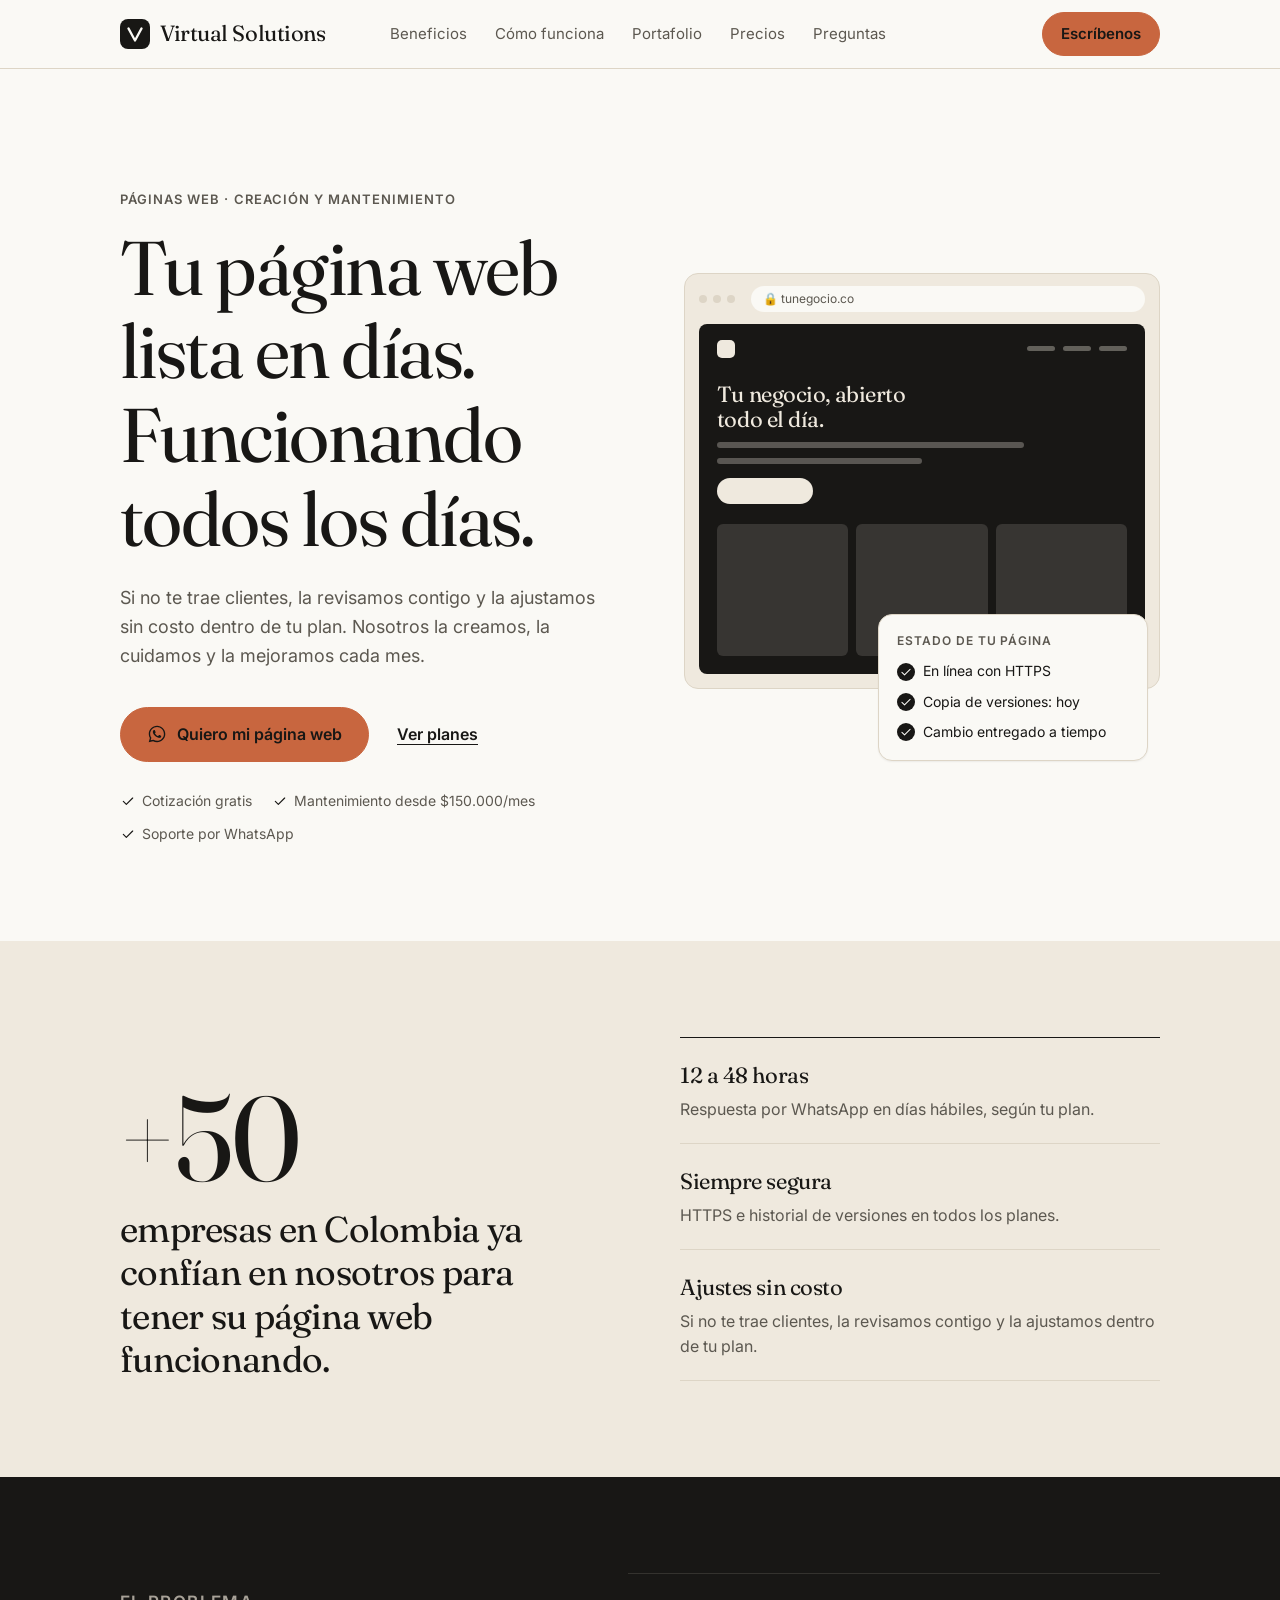
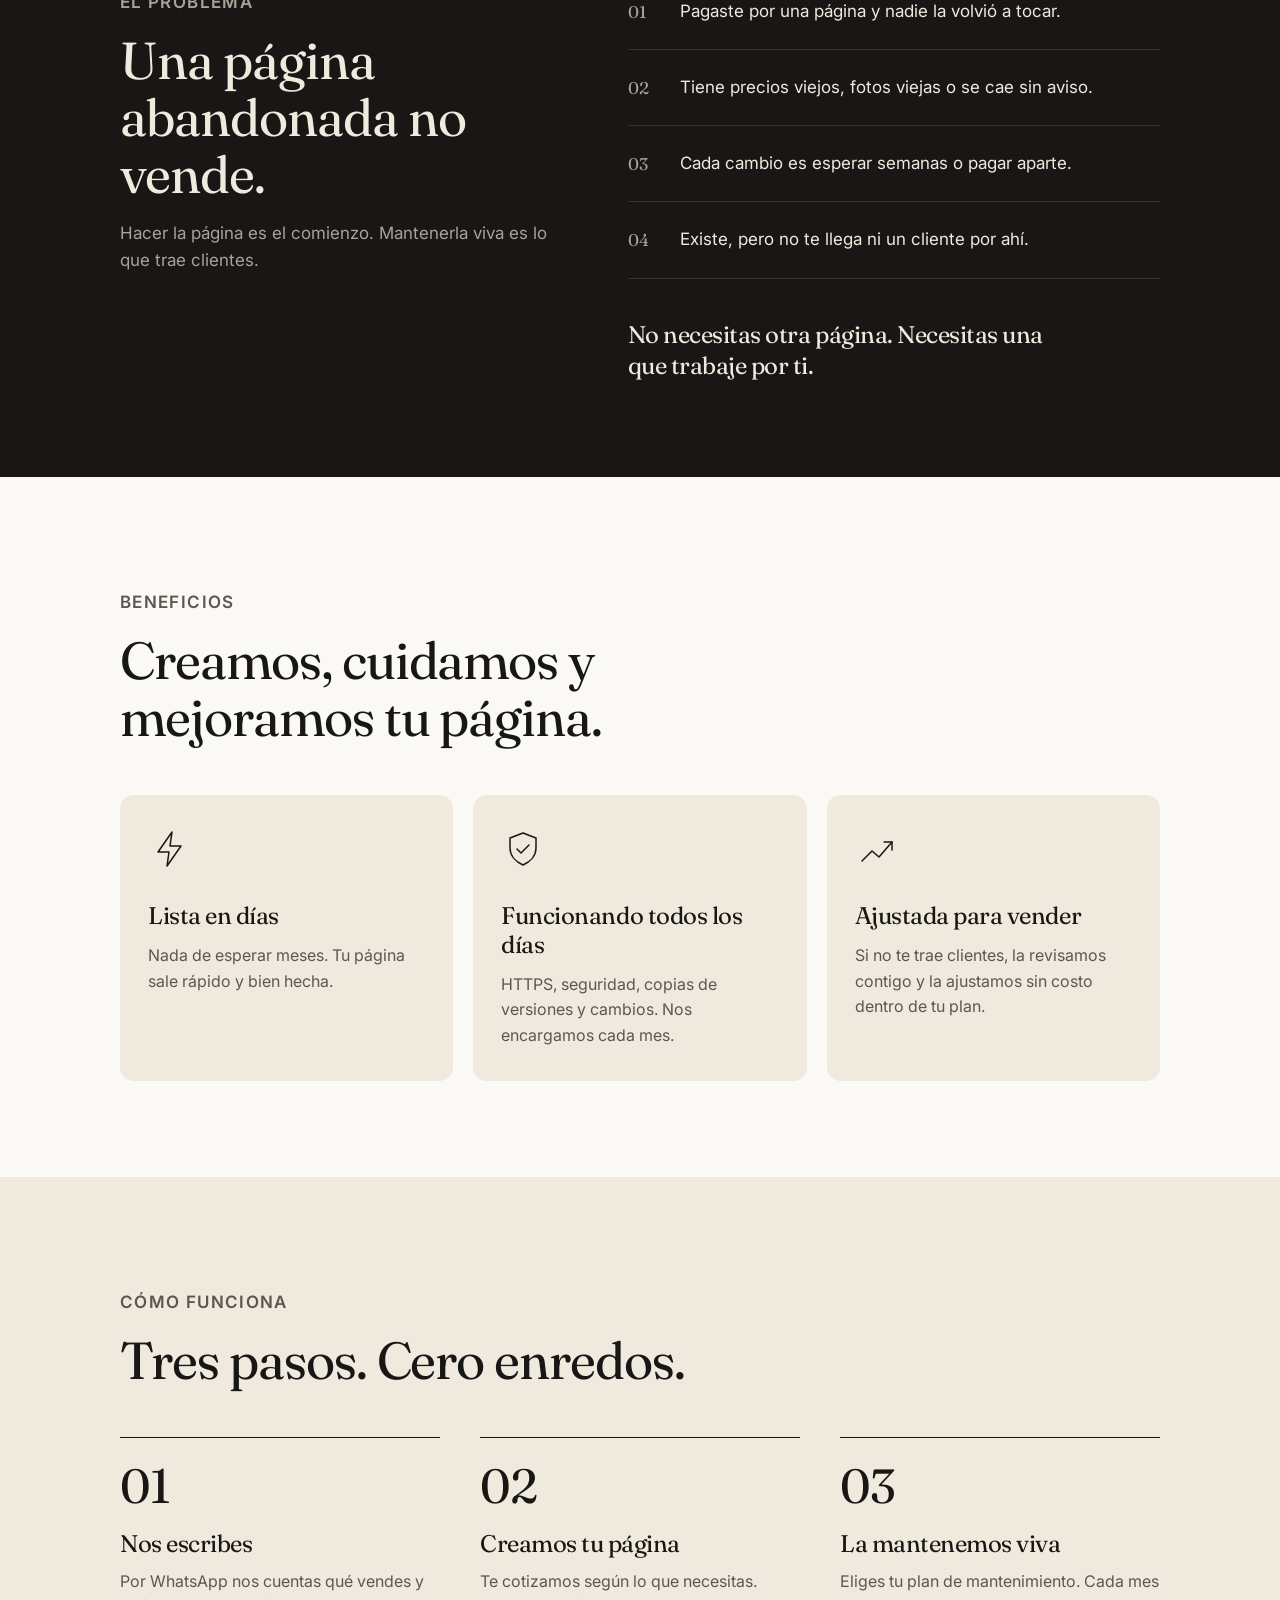
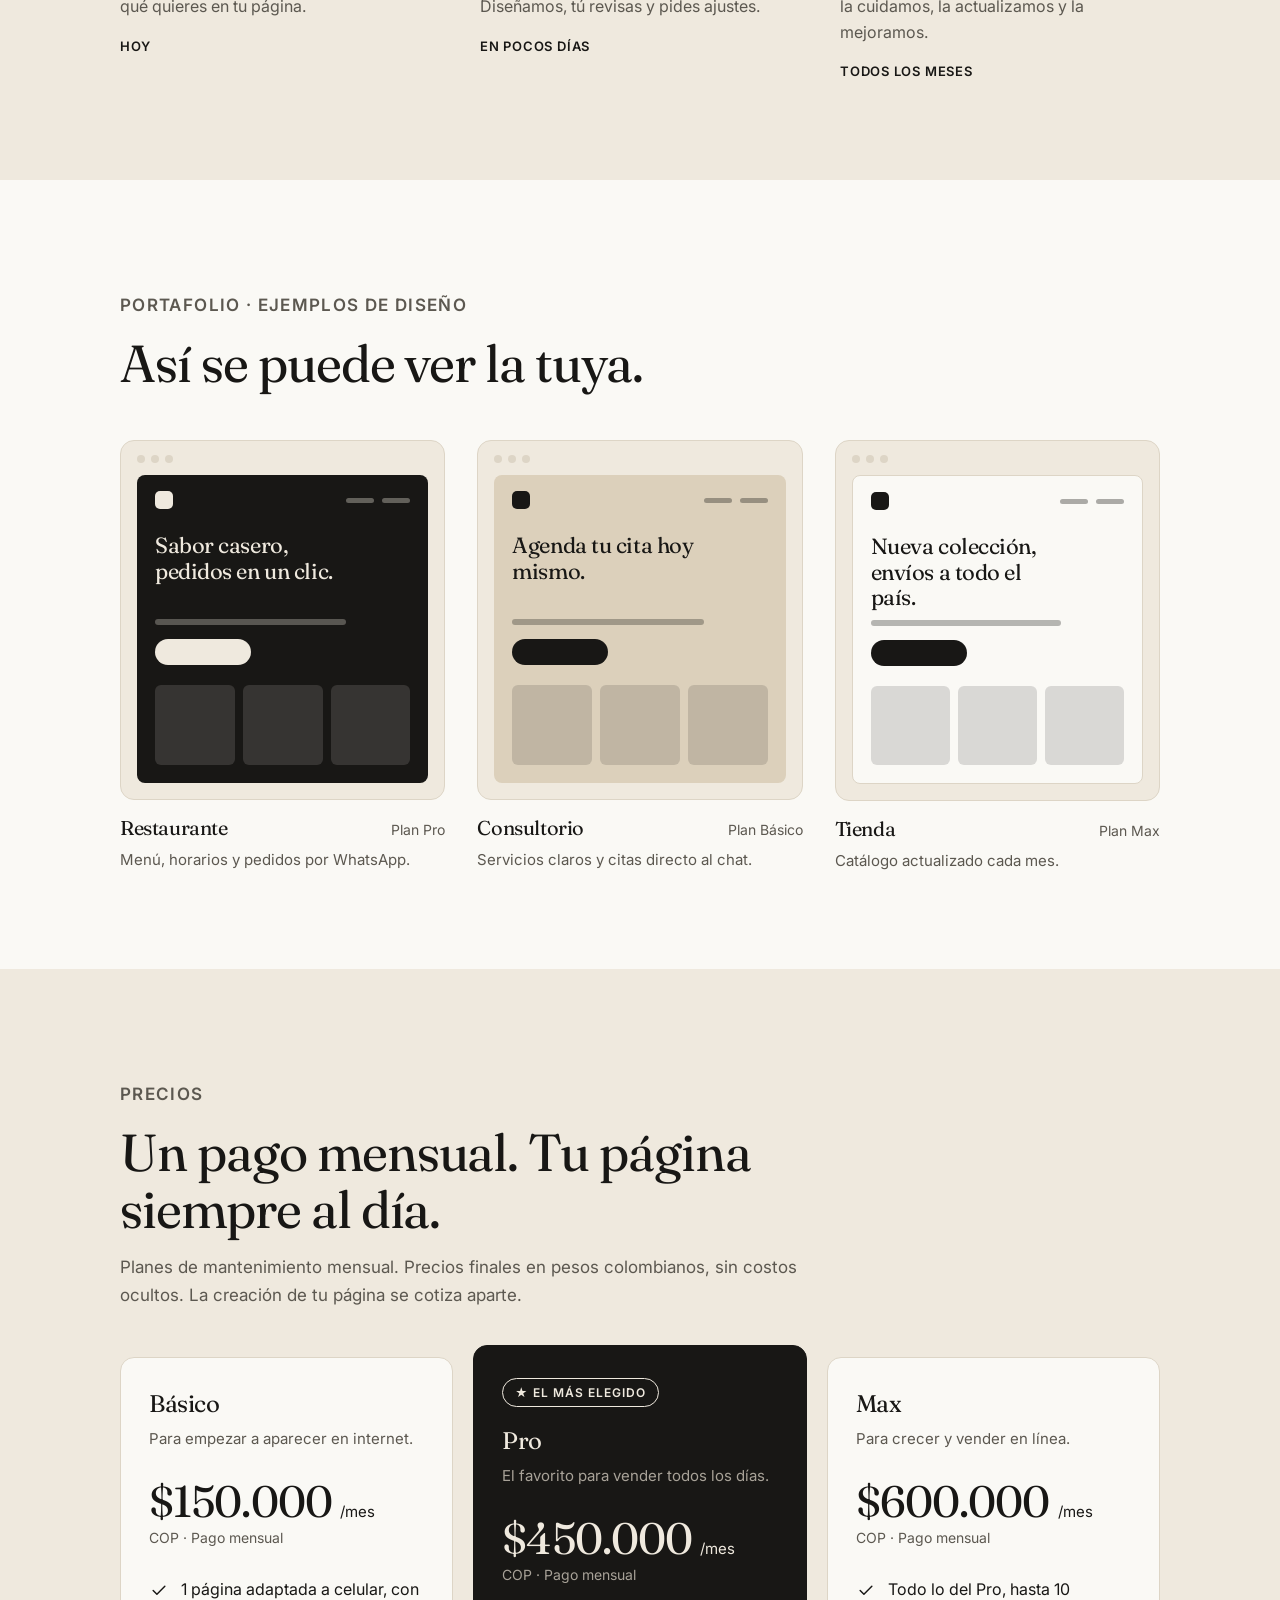
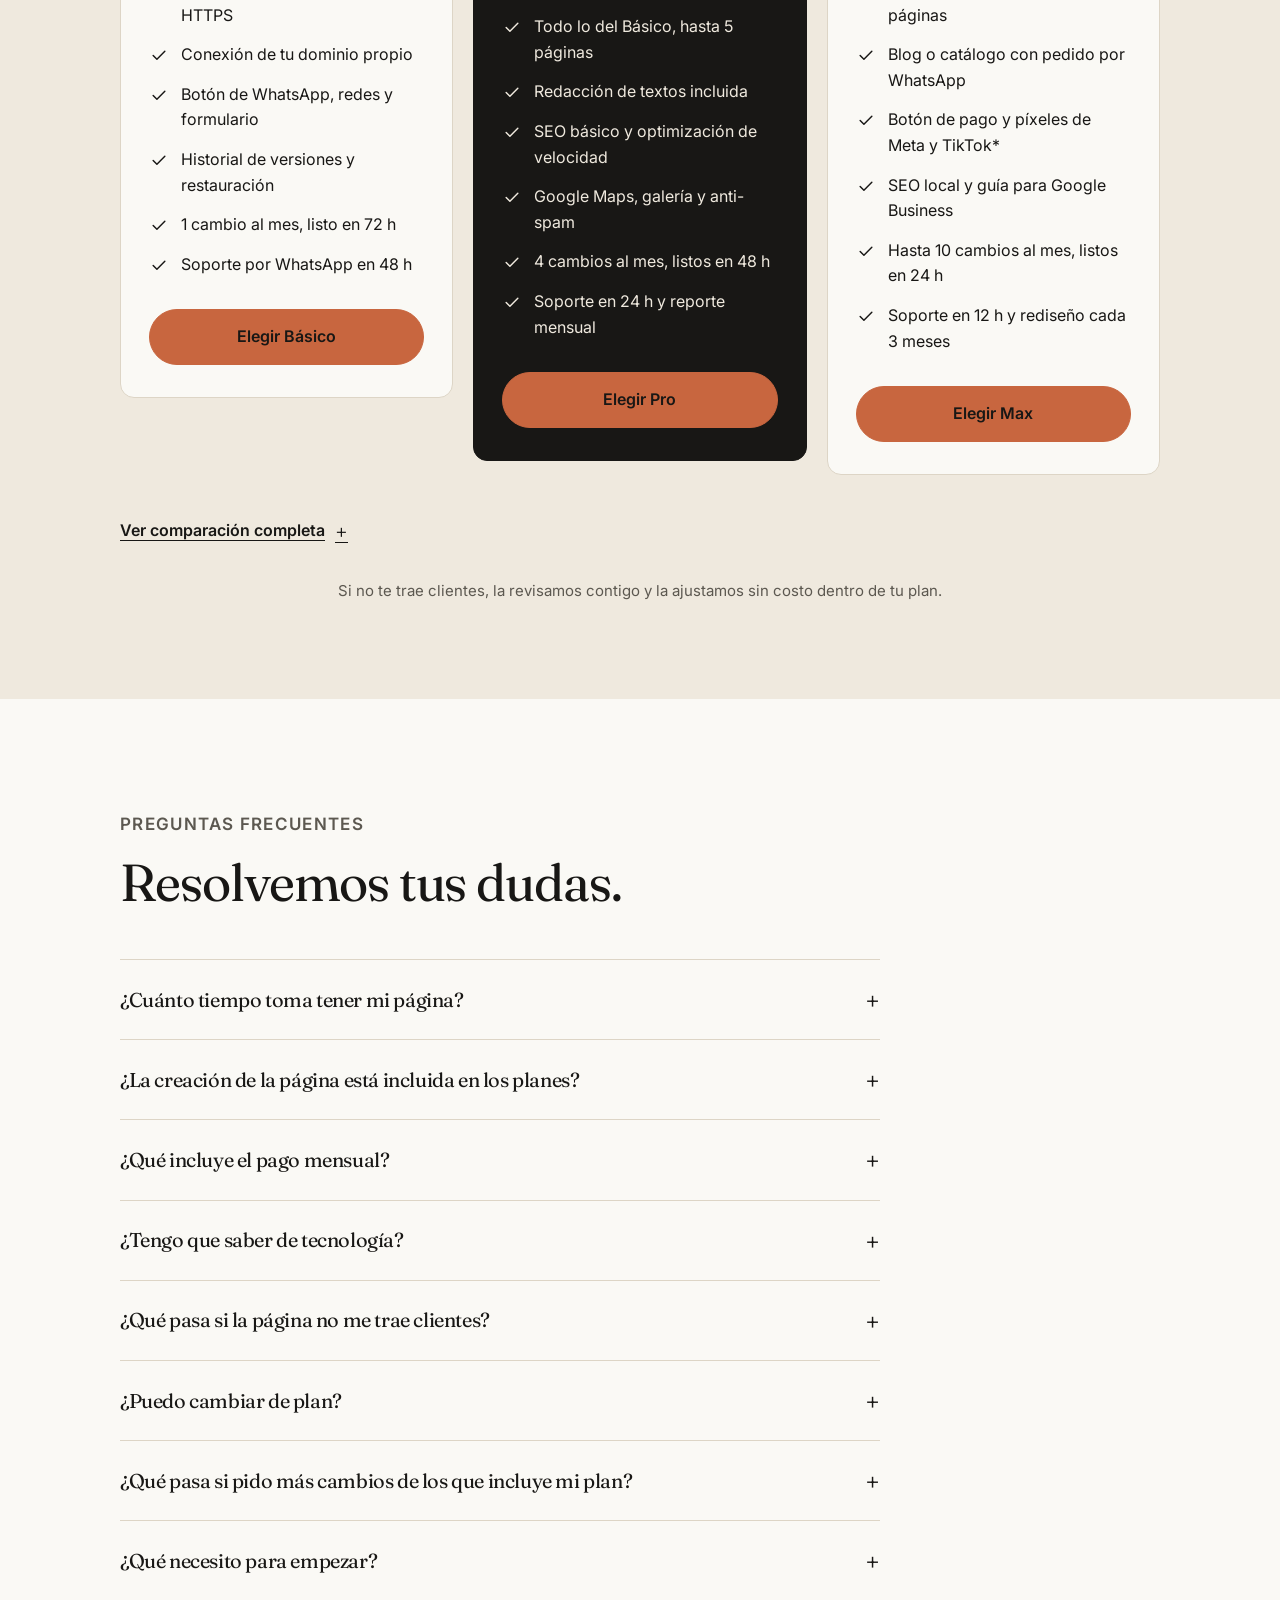
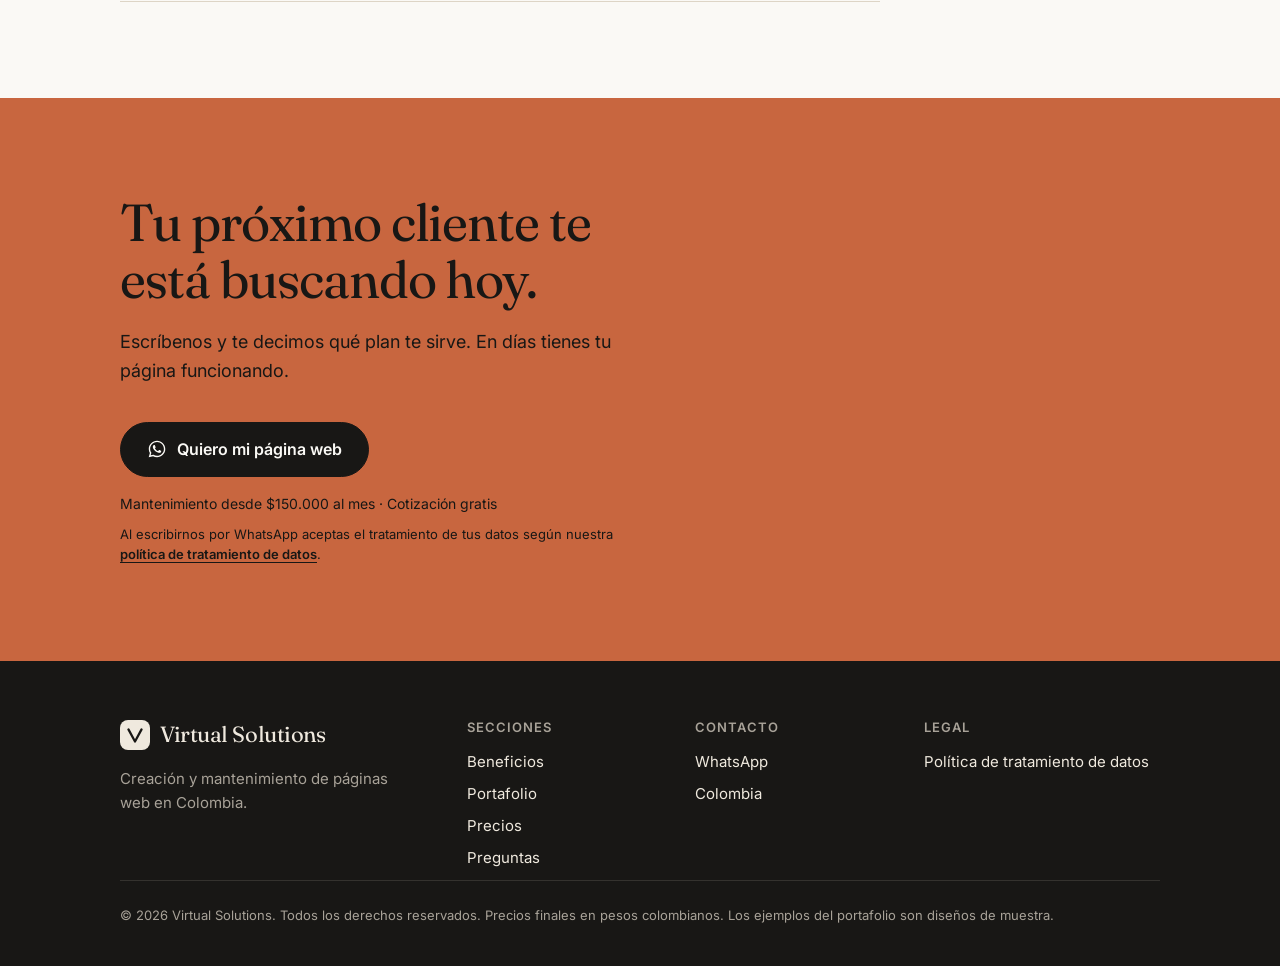
<file: index.html>
<!doctype html>
<html lang="es-CO">
<head>
  <meta charset="utf-8">
  <meta name="viewport" content="width=device-width, initial-scale=1">
  <title>Virtual Solutions · Páginas web con mantenimiento mensual</title>
  <meta name="description" content="Tu página web lista en días y funcionando todos los días. Creación a tu medida y mantenimiento mensual desde $150.000. Si no te trae clientes, la revisamos contigo y la ajustamos sin costo dentro de tu plan.">
  <meta name="theme-color" content="#faf9f5">
  <link rel="icon" href="data:image/svg+xml,%3Csvg xmlns='http://www.w3.org/2000/svg' viewBox='0 0 32 32'%3E%3Crect width='32' height='32' rx='8' fill='%23181715'/%3E%3Cpath d='M9 10l7 13 7-13' fill='none' stroke='%23faf9f5' stroke-width='2.4' stroke-linecap='round' stroke-linejoin='round'/%3E%3C/svg%3E">

  <meta property="og:title" content="Virtual Solutions · Tu página web lista en días, funcionando todos los días">
  <meta property="og:description" content="Creación de páginas web a tu medida y mantenimiento desde $150.000 al mes. Si no te trae clientes, la revisamos contigo y la ajustamos sin costo dentro de tu plan.">
  <meta property="og:type" content="website">
  <meta property="og:locale" content="es_CO">

  <link rel="preconnect" href="https://fonts.googleapis.com">
  <link rel="preconnect" href="https://fonts.gstatic.com" crossorigin>
  <link href="https://fonts.googleapis.com/css2?family=Fraunces:opsz,wght@9..144,400&family=Inter:wght@400;600&display=swap" rel="stylesheet">
  <link rel="stylesheet" href="styles.css">
</head>
<body>

  <!-- Íconos reutilizables -->
  <svg width="0" height="0" style="position:absolute" aria-hidden="true">
    <symbol id="i-whatsapp" viewBox="0 0 24 24">
      <path fill="currentColor" d="M12.04 2C6.58 2 2.13 6.45 2.13 11.91c0 1.75.46 3.45 1.32 4.95L2.05 22l5.25-1.38a9.9 9.9 0 0 0 4.74 1.21c5.46 0 9.91-4.45 9.91-9.91C21.95 6.45 17.5 2 12.04 2Zm0 18.15c-1.48 0-2.93-.4-4.2-1.15l-.3-.18-3.12.82.83-3.04-.2-.31a8.23 8.23 0 0 1-1.26-4.38c0-4.54 3.7-8.24 8.25-8.24 4.54 0 8.24 3.7 8.24 8.24 0 4.55-3.7 8.24-8.24 8.24Zm4.52-6.16c-.25-.12-1.47-.72-1.69-.81-.23-.08-.39-.12-.56.13-.17.25-.64.81-.78.97-.14.17-.29.19-.54.06-.25-.12-1.05-.39-1.99-1.23-.74-.66-1.23-1.47-1.38-1.72-.14-.25-.02-.38.11-.51.11-.11.25-.29.37-.43.13-.15.17-.25.25-.42.08-.17.04-.31-.02-.43-.06-.12-.56-1.34-.76-1.84-.2-.48-.41-.42-.56-.43h-.48c-.17 0-.43.06-.66.31-.22.25-.86.85-.86 2.07 0 1.22.89 2.4 1.01 2.56.12.17 1.75 2.67 4.23 3.74.59.26 1.05.41 1.41.52.59.19 1.13.16 1.56.1.48-.07 1.47-.6 1.67-1.18.21-.58.21-1.07.14-1.18-.06-.1-.22-.16-.47-.28Z"/>
    </symbol>
    <symbol id="i-check" viewBox="0 0 24 24">
      <path fill="none" stroke="currentColor" stroke-width="1.75" stroke-linecap="round" stroke-linejoin="round" d="M5 12.5l4.5 4.5L19 7.5"/>
    </symbol>
  </svg>

  <!-- ================= MENÚ ================= -->
  <header class="menu">
    <nav class="contenedor" aria-label="Principal">
      <a class="marca" href="#inicio"><span class="marca-icono" aria-hidden="true"><svg viewBox="0 0 32 32"><path d="M9 10l7 13 7-13"/></svg></span>Virtual Solutions</a>
      <ul class="menu-enlaces">
        <li><a href="#beneficios">Beneficios</a></li>
        <li><a href="#como-funciona">Cómo funciona</a></li>
        <li><a href="#portafolio">Portafolio</a></li>
        <li><a href="#precios">Precios</a></li>
        <li><a href="#preguntas">Preguntas</a></li>
      </ul>
      <a class="boton" href="https://wa.me/573016631593?text=Hola%2C%20vi%20su%20p%C3%A1gina%20web%20y%20quiero%20m%C3%A1s%20informaci%C3%B3n.%0A%0AMi%20nombre%20es%3A%20%0AMi%20negocio%20es%3A%20%0AMe%20interesa%3A%20crear%20mi%20p%C3%A1gina%20%2F%20mantenimiento%20%2F%20ambos" target="_blank" rel="noopener">Escríbenos</a>
    </nav>
  </header>

  <main id="inicio">

    <!-- ================= HÉROE ================= -->
    <section class="seccion heroe banda-crema">
      <div class="contenedor heroe-grid">
        <div>
          <p class="antetitulo">Páginas web · Creación y mantenimiento</p>
          <h1>Tu página web lista en días. Funcionando todos los días.</h1>
          <p class="lead">Si no te trae clientes, la revisamos contigo y la ajustamos sin costo dentro de tu plan. Nosotros la creamos, la cuidamos y la mejoramos cada mes.</p>
          <div class="heroe-acciones">
            <a class="boton boton-bloque" href="https://wa.me/573016631593?text=Hola%2C%20vi%20su%20p%C3%A1gina%20web%20y%20quiero%20m%C3%A1s%20informaci%C3%B3n.%0A%0AMi%20nombre%20es%3A%20%0AMi%20negocio%20es%3A%20%0AMe%20interesa%3A%20crear%20mi%20p%C3%A1gina%20%2F%20mantenimiento%20%2F%20ambos" target="_blank" rel="noopener">
              <svg aria-hidden="true"><use href="#i-whatsapp"/></svg>
              Quiero mi página web
            </a>
            <a class="enlace" href="#precios">Ver planes</a>
          </div>
          <ul class="heroe-sellos">
            <li><svg aria-hidden="true"><use href="#i-check"/></svg>Cotización gratis</li>
            <li><svg aria-hidden="true"><use href="#i-check"/></svg>Mantenimiento desde $150.000/mes</li>
            <li><svg aria-hidden="true"><use href="#i-check"/></svg>Soporte por WhatsApp</li>
          </ul>
        </div>

        <div class="heroe-visual" aria-hidden="true">
          <div class="navegador">
            <div class="navegador-barra"><i></i><i></i><i></i><span class="url">🔒 tunegocio.co</span></div>
            <div class="mini-sitio ms-oscuro">
              <div class="ms-nav"><b></b><span></span><span></span><span></span></div>
              <p class="ms-titulo">Tu negocio, abierto todo el día.</p>
              <span class="ms-linea"></span><span class="ms-linea corta"></span>
              <span class="ms-boton"></span>
              <div class="ms-fotos"><i></i><i></i><i></i></div>
            </div>
          </div>
          <div class="estado">
            <p class="estado-titulo">Estado de tu página</p>
            <ul>
              <li><svg><use href="#i-check"/></svg>En línea con HTTPS</li>
              <li><svg><use href="#i-check"/></svg>Copia de versiones: hoy</li>
              <li><svg><use href="#i-check"/></svg>Cambio entregado a tiempo</li>
            </ul>
          </div>
        </div>
      </div>
    </section>

    <!-- ================= CONFIANZA ================= -->
    <!-- TEMPORAL: cambia "+50" por el número real de empresas atendidas. -->
    <section class="seccion banda-beige" aria-labelledby="t-confianza">
      <div class="contenedor confianza">
        <div class="confianza-principal">
          <p class="confianza-num">+50</p>
          <h2 id="t-confianza" class="confianza-texto">empresas en Colombia ya confían en nosotros para tener su página web funcionando.</h2>
        </div>
        <ul class="garantias">
          <li>
            <strong>12 a 48 horas</strong>
            <span>Respuesta por WhatsApp en días hábiles, según tu plan.</span>
          </li>
          <li>
            <strong>Siempre segura</strong>
            <span>HTTPS e historial de versiones en todos los planes.</span>
          </li>
          <li>
            <strong>Ajustes sin costo</strong>
            <span>Si no te trae clientes, la revisamos contigo y la ajustamos dentro de tu plan.</span>
          </li>
        </ul>
      </div>
    </section>

    <!-- ================= PROBLEMA ================= -->
    <section class="seccion banda-oscura" aria-labelledby="t-problema">
      <div class="contenedor problema-grid">
        <div class="encabezado">
          <p class="antetitulo">El problema</p>
          <h2 id="t-problema">Una página abandonada no vende.</h2>
          <p>Hacer la página es el comienzo. Mantenerla viva es lo que trae clientes.</p>
        </div>
        <div>
          <ol class="problemas">
            <li><span class="num">01</span><span>Pagaste por una página y nadie la volvió a tocar.</span></li>
            <li><span class="num">02</span><span>Tiene precios viejos, fotos viejas o se cae sin aviso.</span></li>
            <li><span class="num">03</span><span>Cada cambio es esperar semanas o pagar aparte.</span></li>
            <li><span class="num">04</span><span>Existe, pero no te llega ni un cliente por ahí.</span></li>
          </ol>
          <p class="problema-cierre">No necesitas otra página. Necesitas una que trabaje por ti.</p>
        </div>
      </div>
    </section>

    <!-- ================= BENEFICIOS ================= -->
    <section class="seccion banda-crema" id="beneficios" aria-labelledby="t-beneficios">
      <div class="contenedor">
        <div class="encabezado">
          <p class="antetitulo">Beneficios</p>
          <h2 id="t-beneficios">Creamos, cuidamos y mejoramos tu página.</h2>
        </div>
        <div class="rejilla-3">
          <article class="tarjeta">
            <svg class="icono" viewBox="0 0 44 44" aria-hidden="true" fill="none" stroke="currentColor" stroke-width="1.5"><path d="M24 5L10 25h11l-2 14 14-20H22z" stroke-linejoin="round"/></svg>
            <h3>Lista en días</h3>
            <p>Nada de esperar meses. Tu página sale rápido y bien hecha.</p>
          </article>
          <article class="tarjeta">
            <svg class="icono" viewBox="0 0 44 44" aria-hidden="true" fill="none" stroke="currentColor" stroke-width="1.5"><path d="M22 6l13 5v10c0 8-6 14-13 17C15 35 9 29 9 21V11z" stroke-linejoin="round"/><path d="M16 22l4 4 8-8" stroke-linecap="round" stroke-linejoin="round"/></svg>
            <h3>Funcionando todos los días</h3>
            <p>HTTPS, seguridad, copias de versiones y cambios. Nos encargamos cada mes.</p>
          </article>
          <article class="tarjeta">
            <svg class="icono" viewBox="0 0 44 44" aria-hidden="true" fill="none" stroke="currentColor" stroke-width="1.5"><path d="M7 34l10-10 7 6 13-15" stroke-linecap="round" stroke-linejoin="round"/><path d="M29 15h8v8" stroke-linecap="round" stroke-linejoin="round"/></svg>
            <h3>Ajustada para vender</h3>
            <p>Si no te trae clientes, la revisamos contigo y la ajustamos sin costo dentro de tu plan.</p>
          </article>
        </div>
      </div>
    </section>

    <!-- ================= CÓMO FUNCIONA ================= -->
    <section class="seccion banda-beige" id="como-funciona" aria-labelledby="t-pasos">
      <div class="contenedor">
        <div class="encabezado">
          <p class="antetitulo">Cómo funciona</p>
          <h2 id="t-pasos">Tres pasos. Cero enredos.</h2>
        </div>
        <ol class="pasos">
          <li>
            <h3>Nos escribes</h3>
            <p>Por WhatsApp nos cuentas qué vendes y qué quieres en tu página.</p>
            <span class="dia">Hoy</span>
          </li>
          <li>
            <h3>Creamos tu página</h3>
            <p>Te cotizamos según lo que necesitas. Diseñamos, tú revisas y pides ajustes.</p>
            <span class="dia">En pocos días</span>
          </li>
          <li>
            <h3>La mantenemos viva</h3>
            <p>Eliges tu plan de mantenimiento. Cada mes la cuidamos, la actualizamos y la mejoramos.</p>
            <span class="dia">Todos los meses</span>
          </li>
        </ol>
      </div>
    </section>

    <!-- ================= PORTAFOLIO ================= -->
    <!-- Maquetas de ejemplo. Reemplázalas por capturas reales: <img src="..." alt="..."> dentro de .maqueta -->
    <section class="seccion banda-crema" id="portafolio" aria-labelledby="t-portafolio">
      <div class="contenedor">
        <div class="encabezado">
          <p class="antetitulo">Portafolio · Ejemplos de diseño</p>
          <h2 id="t-portafolio">Así se puede ver la tuya.</h2>
        </div>
        <div class="portafolio">
          <article class="proyecto">
            <div class="maqueta" aria-hidden="true">
              <div class="navegador-barra"><i></i><i></i><i></i></div>
              <div class="mini-sitio ms-oscuro">
                <div class="ms-nav"><b></b><span></span><span></span></div>
                <p class="ms-titulo">Sabor casero, pedidos en un clic.</p>
                <span class="ms-linea"></span>
                <span class="ms-boton"></span>
                <div class="ms-fotos"><i></i><i></i><i></i></div>
              </div>
            </div>
            <div class="proyecto-info"><h3>Restaurante</h3><p>Plan Pro</p></div>
            <p class="proyecto-resultado">Menú, horarios y pedidos por WhatsApp.</p>
          </article>
          <article class="proyecto">
            <div class="maqueta" aria-hidden="true">
              <div class="navegador-barra"><i></i><i></i><i></i></div>
              <div class="mini-sitio ms-arena">
                <div class="ms-nav"><b></b><span></span><span></span></div>
                <p class="ms-titulo">Agenda tu cita hoy mismo.</p>
                <span class="ms-linea"></span>
                <span class="ms-boton"></span>
                <div class="ms-fotos"><i></i><i></i><i></i></div>
              </div>
            </div>
            <div class="proyecto-info"><h3>Consultorio</h3><p>Plan Básico</p></div>
            <p class="proyecto-resultado">Servicios claros y citas directo al chat.</p>
          </article>
          <article class="proyecto">
            <div class="maqueta" aria-hidden="true">
              <div class="navegador-barra"><i></i><i></i><i></i></div>
              <div class="mini-sitio ms-claro">
                <div class="ms-nav"><b></b><span></span><span></span></div>
                <p class="ms-titulo">Nueva colección, envíos a todo el país.</p>
                <span class="ms-linea"></span>
                <span class="ms-boton"></span>
                <div class="ms-fotos"><i></i><i></i><i></i></div>
              </div>
            </div>
            <div class="proyecto-info"><h3>Tienda</h3><p>Plan Max</p></div>
            <p class="proyecto-resultado">Catálogo actualizado cada mes.</p>
          </article>
        </div>
      </div>
    </section>

    <!-- ================= PRECIOS ================= -->
    <section class="seccion banda-beige" id="precios" aria-labelledby="t-precios">
      <div class="contenedor">
        <div class="encabezado">
          <p class="antetitulo">Precios</p>
          <h2 id="t-precios">Un pago mensual. Tu página siempre al día.</h2>
          <p>Planes de mantenimiento mensual. Precios finales en pesos colombianos, sin costos ocultos. La creación de tu página se cotiza aparte.</p>
        </div>
        <div class="planes">
          <article class="plan">
            <h3>Básico</h3>
            <p class="plan-desc">Para empezar a aparecer en internet.</p>
            <p class="precio">$150.000 <small>/mes</small></p>
            <p class="precio-nota">COP · Pago mensual</p>
            <ul>
              <li><svg aria-hidden="true"><use href="#i-check"/></svg>1 página adaptada a celular, con HTTPS</li>
              <li><svg aria-hidden="true"><use href="#i-check"/></svg>Conexión de tu dominio propio</li>
              <li><svg aria-hidden="true"><use href="#i-check"/></svg>Botón de WhatsApp, redes y formulario</li>
              <li><svg aria-hidden="true"><use href="#i-check"/></svg>Historial de versiones y restauración</li>
              <li><svg aria-hidden="true"><use href="#i-check"/></svg>1 cambio al mes, listo en 72&nbsp;h</li>
              <li><svg aria-hidden="true"><use href="#i-check"/></svg>Soporte por WhatsApp en 48&nbsp;h</li>
            </ul>
            <a class="boton boton-bloque" href="https://wa.me/573016631593?text=Hola%2C%20vi%20su%20p%C3%A1gina%20web%20y%20me%20interesa%20el%20plan%20B%C3%A1sico%20%28%24150.000%20al%20mes%29.%0A%0AMi%20nombre%20es%3A%20%0AMi%20negocio%20es%3A%20%0A%C2%BFYa%20tengo%20p%C3%A1gina%20web%3F%20%28s%C3%AD%20%2F%20no%29%3A%20" target="_blank" rel="noopener">Elegir Básico</a>
          </article>

          <article class="plan plan-destacado">
            <span class="etiqueta">★ El más elegido</span>
            <h3>Pro</h3>
            <p class="plan-desc">El favorito para vender todos los días.</p>
            <p class="precio">$450.000 <small>/mes</small></p>
            <p class="precio-nota">COP · Pago mensual</p>
            <ul>
              <li><svg aria-hidden="true"><use href="#i-check"/></svg>Todo lo del Básico, hasta 5 páginas</li>
              <li><svg aria-hidden="true"><use href="#i-check"/></svg>Redacción de textos incluida</li>
              <li><svg aria-hidden="true"><use href="#i-check"/></svg>SEO básico y optimización de velocidad</li>
              <li><svg aria-hidden="true"><use href="#i-check"/></svg>Google Maps, galería y anti-spam</li>
              <li><svg aria-hidden="true"><use href="#i-check"/></svg>4 cambios al mes, listos en 48&nbsp;h</li>
              <li><svg aria-hidden="true"><use href="#i-check"/></svg>Soporte en 24&nbsp;h y reporte mensual</li>
            </ul>
            <a class="boton boton-bloque" href="https://wa.me/573016631593?text=Hola%2C%20vi%20su%20p%C3%A1gina%20web%20y%20me%20interesa%20el%20plan%20Pro%20%28%24450.000%20al%20mes%29.%0A%0AMi%20nombre%20es%3A%20%0AMi%20negocio%20es%3A%20%0A%C2%BFYa%20tengo%20p%C3%A1gina%20web%3F%20%28s%C3%AD%20%2F%20no%29%3A%20" target="_blank" rel="noopener">Elegir Pro</a>
          </article>

          <article class="plan">
            <h3>Max</h3>
            <p class="plan-desc">Para crecer y vender en línea.</p>
            <p class="precio">$600.000 <small>/mes</small></p>
            <p class="precio-nota">COP · Pago mensual</p>
            <ul>
              <li><svg aria-hidden="true"><use href="#i-check"/></svg>Todo lo del Pro, hasta 10 páginas</li>
              <li><svg aria-hidden="true"><use href="#i-check"/></svg>Blog o catálogo con pedido por WhatsApp</li>
              <li><svg aria-hidden="true"><use href="#i-check"/></svg>Botón de pago y píxeles de Meta y TikTok*</li>
              <li><svg aria-hidden="true"><use href="#i-check"/></svg>SEO local y guía para Google Business</li>
              <li><svg aria-hidden="true"><use href="#i-check"/></svg>Hasta 10 cambios al mes, listos en 24&nbsp;h</li>
              <li><svg aria-hidden="true"><use href="#i-check"/></svg>Soporte en 12&nbsp;h y rediseño cada 3 meses</li>
            </ul>
            <a class="boton boton-bloque" href="https://wa.me/573016631593?text=Hola%2C%20vi%20su%20p%C3%A1gina%20web%20y%20me%20interesa%20el%20plan%20Max%20%28%24600.000%20al%20mes%29.%0A%0AMi%20nombre%20es%3A%20%0AMi%20negocio%20es%3A%20%0A%C2%BFYa%20tengo%20p%C3%A1gina%20web%3F%20%28s%C3%AD%20%2F%20no%29%3A%20" target="_blank" rel="noopener">Elegir Max</a>
          </article>
        </div>

        <details class="comparar">
          <summary>Ver comparación completa</summary>
          <div class="tabla-scroll" tabindex="0" role="region" aria-label="Comparación de planes">
            <table class="tabla-planes">
              <thead>
                <tr><th scope="col"><span class="sr">Beneficio</span></th><th scope="col">Básico<br><small>$150.000</small></th><th scope="col" class="col-pro">Pro ★<br><small>$450.000</small></th><th scope="col">Max<br><small>$600.000</small></th></tr>
              </thead>
              <tbody>
                <tr><th scope="row">Páginas</th><td>1</td><td class="col-pro">Hasta 5</td><td>Hasta 10 (incluye blog o catálogo)</td></tr>
                <tr><th scope="row">Diseño adaptado a celular, en línea con HTTPS</th><td><span class="si" aria-label="Incluido">✓</span></td><td class="col-pro"><span class="si" aria-label="Incluido">✓</span></td><td><span class="si" aria-label="Incluido">✓</span></td></tr>
                <tr><th scope="row">Conexión de tu dominio propio</th><td><span class="si" aria-label="Incluido">✓</span></td><td class="col-pro"><span class="si" aria-label="Incluido">✓</span></td><td><span class="si" aria-label="Incluido">✓</span></td></tr>
                <tr><th scope="row">Botón de WhatsApp y redes sociales</th><td><span class="si" aria-label="Incluido">✓</span></td><td class="col-pro"><span class="si" aria-label="Incluido">✓</span></td><td><span class="si" aria-label="Incluido">✓</span></td></tr>
                <tr><th scope="row">Formulario de contacto</th><td><span class="si" aria-label="Incluido">✓</span></td><td class="col-pro"><span class="si" aria-label="Incluido">✓</span></td><td><span class="si" aria-label="Incluido">✓</span></td></tr>
                <tr><th scope="row">Historial de versiones y restauración</th><td><span class="si" aria-label="Incluido">✓</span></td><td class="col-pro"><span class="si" aria-label="Incluido">✓</span></td><td><span class="si" aria-label="Incluido">✓</span></td></tr>
                <tr><th scope="row">Buenas prácticas de seguridad</th><td>Básicas</td><td class="col-pro">Reforzadas</td><td>Reforzadas + revisión mensual</td></tr>
                <tr><th scope="row">Soporte por WhatsApp (respuesta en días hábiles)</th><td>48&nbsp;h</td><td class="col-pro">24&nbsp;h</td><td>12&nbsp;h</td></tr>
                <tr><th scope="row">Cambios de contenido al mes</th><td>1</td><td class="col-pro">4</td><td>Hasta 10 (uso justo)</td></tr>
                <tr><th scope="row">Entrega de cambios (días hábiles)</th><td>72&nbsp;h</td><td class="col-pro">48&nbsp;h</td><td>24&nbsp;h</td></tr>
                <tr><th scope="row">Filtro anti-spam en formularios</th><td><span class="no" aria-label="No incluido">—</span></td><td class="col-pro"><span class="si" aria-label="Incluido">✓</span></td><td><span class="si" aria-label="Incluido">✓</span></td></tr>
                <tr><th scope="row">Revisión de disponibilidad y enlaces rotos</th><td><span class="no" aria-label="No incluido">—</span></td><td class="col-pro">Mensual</td><td>Quincenal</td></tr>
                <tr><th scope="row">Optimización de velocidad</th><td><span class="no" aria-label="No incluido">—</span></td><td class="col-pro"><span class="si" aria-label="Incluido">✓</span></td><td>✓ + revisión mensual</td></tr>
                <tr><th scope="row">SEO básico</th><td><span class="no" aria-label="No incluido">—</span></td><td class="col-pro"><span class="si" aria-label="Incluido">✓</span></td><td>✓ + SEO local</td></tr>
                <tr><th scope="row">Google Maps y galería</th><td><span class="no" aria-label="No incluido">—</span></td><td class="col-pro"><span class="si" aria-label="Incluido">✓</span></td><td><span class="si" aria-label="Incluido">✓</span></td></tr>
                <tr><th scope="row">Redacción de textos</th><td><span class="no" aria-label="No incluido">—</span></td><td class="col-pro"><span class="si" aria-label="Incluido">✓</span></td><td><span class="si" aria-label="Incluido">✓</span></td></tr>
                <tr><th scope="row">Analytics + reporte mensual*</th><td><span class="no" aria-label="No incluido">—</span></td><td class="col-pro">Simple</td><td>Con recomendaciones</td></tr>
                <tr><th scope="row">Blog o catálogo con pedido por WhatsApp</th><td><span class="no" aria-label="No incluido">—</span></td><td class="col-pro"><span class="no" aria-label="No incluido">—</span></td><td><span class="si" aria-label="Incluido">✓</span></td></tr>
                <tr><th scope="row">Botón de pago (con pasarela del cliente)*</th><td><span class="no" aria-label="No incluido">—</span></td><td class="col-pro"><span class="no" aria-label="No incluido">—</span></td><td><span class="si" aria-label="Incluido">✓</span></td></tr>
                <tr><th scope="row">Píxeles de Meta y TikTok*</th><td><span class="no" aria-label="No incluido">—</span></td><td class="col-pro"><span class="no" aria-label="No incluido">—</span></td><td><span class="si" aria-label="Incluido">✓</span></td></tr>
                <tr><th scope="row">Guía y textos para Google Business</th><td><span class="no" aria-label="No incluido">—</span></td><td class="col-pro"><span class="no" aria-label="No incluido">—</span></td><td><span class="si" aria-label="Incluido">✓</span></td></tr>
                <tr><th scope="row">Rediseño ligero cada 3 meses</th><td><span class="no" aria-label="No incluido">—</span></td><td class="col-pro"><span class="no" aria-label="No incluido">—</span></td><td><span class="si" aria-label="Incluido">✓</span></td></tr>
              </tbody>
            </table>
          </div>
          <p class="tabla-nota">* Se configura con las cuentas del cliente (Google Analytics, pasarela de pago, Meta y TikTok).</p>
        </details>

        <p class="garantia">Si no te trae clientes, la revisamos contigo y la ajustamos sin costo dentro de tu plan.</p>
      </div>
    </section>

    <!-- ================= PREGUNTAS FRECUENTES ================= -->
    <section class="seccion banda-crema" id="preguntas" aria-labelledby="t-preguntas">
      <div class="contenedor">
        <div class="encabezado">
          <p class="antetitulo">Preguntas frecuentes</p>
          <h2 id="t-preguntas">Resolvemos tus dudas.</h2>
        </div>
        <div class="faq">
          <details>
            <summary>¿Cuánto tiempo toma tener mi página?</summary>
            <p>Pocos días desde que nos envías tu información. Te damos la fecha exacta al empezar.</p>
          </details>
          <details>
            <summary>¿La creación de la página está incluida en los planes?</summary>
            <p>No. Son dos servicios distintos. La creación se cobra una sola vez, por proyecto: tú nos dices qué quieres en tu página y nosotros lo hacemos realidad. El precio depende de lo que necesites. Los planes mensuales son para el mantenimiento: mantenerla en línea, segura y al día.</p>
          </details>
          <details>
            <summary>¿Qué incluye el pago mensual?</summary>
            <p>El mantenimiento de tu página: tenerla en línea con HTTPS, la seguridad, el soporte y los cambios de tu plan. La creación se cobra aparte.</p>
          </details>
          <details>
            <summary>¿Tengo que saber de tecnología?</summary>
            <p>No. Tú nos cuentas de tu negocio. Nosotros diseñamos, publicamos y mantenemos.</p>
          </details>
          <details>
            <summary>¿Qué pasa si la página no me trae clientes?</summary>
            <p>La revisamos contigo y la ajustamos sin costo dentro de tu plan: textos, fotos y secciones, usando los cambios que incluye cada mes.</p>
          </details>
          <details>
            <summary>¿Puedo cambiar de plan?</summary>
            <p>Sí. Subes o bajas de plan cuando lo necesites. Solo escríbenos por WhatsApp.</p>
          </details>
          <details>
            <summary>¿Qué pasa si pido más cambios de los que incluye mi plan?</summary>
            <p>Los cambios adicionales se cobran aparte, por cada actualización. Te decimos el valor antes de hacerlo y, cuando lo apruebas, lo realizamos. Si necesitas cambios seguido, te conviene subir de plan.</p>
          </details>
          <details>
            <summary>¿Qué necesito para empezar?</summary>
            <p>Tu logo si tienes, fotos de tus productos o servicios y un mensaje por WhatsApp.</p>
          </details>
        </div>
      </div>
    </section>

    <!-- ================= LLAMADO FINAL ================= -->
    <section class="seccion final banda-coral" aria-labelledby="t-final">
      <div class="contenedor">
        <h2 id="t-final">Tu próximo cliente te está buscando hoy.</h2>
        <p>Escríbenos y te decimos qué plan te sirve. En días tienes tu página funcionando.</p>
        <a class="boton boton-invertido" href="https://wa.me/573016631593?text=Hola%2C%20vi%20su%20p%C3%A1gina%20web%20y%20quiero%20m%C3%A1s%20informaci%C3%B3n.%0A%0AMi%20nombre%20es%3A%20%0AMi%20negocio%20es%3A%20%0AMe%20interesa%3A%20crear%20mi%20p%C3%A1gina%20%2F%20mantenimiento%20%2F%20ambos" target="_blank" rel="noopener">
          <svg aria-hidden="true"><use href="#i-whatsapp"/></svg>
          Quiero mi página web
        </a>
        <p class="nota">Mantenimiento desde $150.000 al mes · Cotización gratis</p>
        <p class="nota aviso">Al escribirnos por WhatsApp aceptas el tratamiento de tus datos según nuestra <a href="politica-datos.html">política de tratamiento de datos</a>.</p>
      </div>
    </section>

  </main>

  <!-- ================= PIE DE PÁGINA ================= -->
  <footer class="pie banda-oscura">
    <div class="contenedor">
      <div class="pie-grid">
        <div>
          <a class="marca" href="#inicio"><span class="marca-icono" aria-hidden="true"><svg viewBox="0 0 32 32"><path d="M9 10l7 13 7-13"/></svg></span>Virtual Solutions</a>
          <p>Creación y mantenimiento de páginas web en Colombia.</p>
        </div>
        <div>
          <h4>Secciones</h4>
          <ul>
            <li><a href="#beneficios">Beneficios</a></li>
            <li><a href="#portafolio">Portafolio</a></li>
            <li><a href="#precios">Precios</a></li>
            <li><a href="#preguntas">Preguntas</a></li>
          </ul>
        </div>
        <div>
          <h4>Contacto</h4>
          <ul>
            <li><a href="https://wa.me/573016631593?text=Hola%2C%20vi%20su%20p%C3%A1gina%20web%20y%20quiero%20m%C3%A1s%20informaci%C3%B3n.%0A%0AMi%20nombre%20es%3A%20%0AMi%20negocio%20es%3A%20%0AMe%20interesa%3A%20crear%20mi%20p%C3%A1gina%20%2F%20mantenimiento%20%2F%20ambos" target="_blank" rel="noopener">WhatsApp</a></li>
            <li>Colombia</li>
          </ul>
        </div>
        <div>
          <h4>Legal</h4>
          <ul>
            <li><a href="politica-datos.html">Política de tratamiento de datos</a></li>
          </ul>
        </div>
      </div>
      <p class="pie-legal">© 2026 Virtual Solutions. Todos los derechos reservados. Precios finales en pesos colombianos. Los ejemplos del portafolio son diseños de muestra.</p>
    </div>
  </footer>

  <!-- Botón flotante (solo celular) -->
  <a class="boton flotante" href="https://wa.me/573016631593?text=Hola%2C%20vi%20su%20p%C3%A1gina%20web%20y%20quiero%20m%C3%A1s%20informaci%C3%B3n.%0A%0AMi%20nombre%20es%3A%20%0AMi%20negocio%20es%3A%20%0AMe%20interesa%3A%20crear%20mi%20p%C3%A1gina%20%2F%20mantenimiento%20%2F%20ambos" target="_blank" rel="noopener" aria-label="Escríbenos por WhatsApp">
    <svg aria-hidden="true"><use href="#i-whatsapp"/></svg>
  </a>

</body>
</html>
</file>
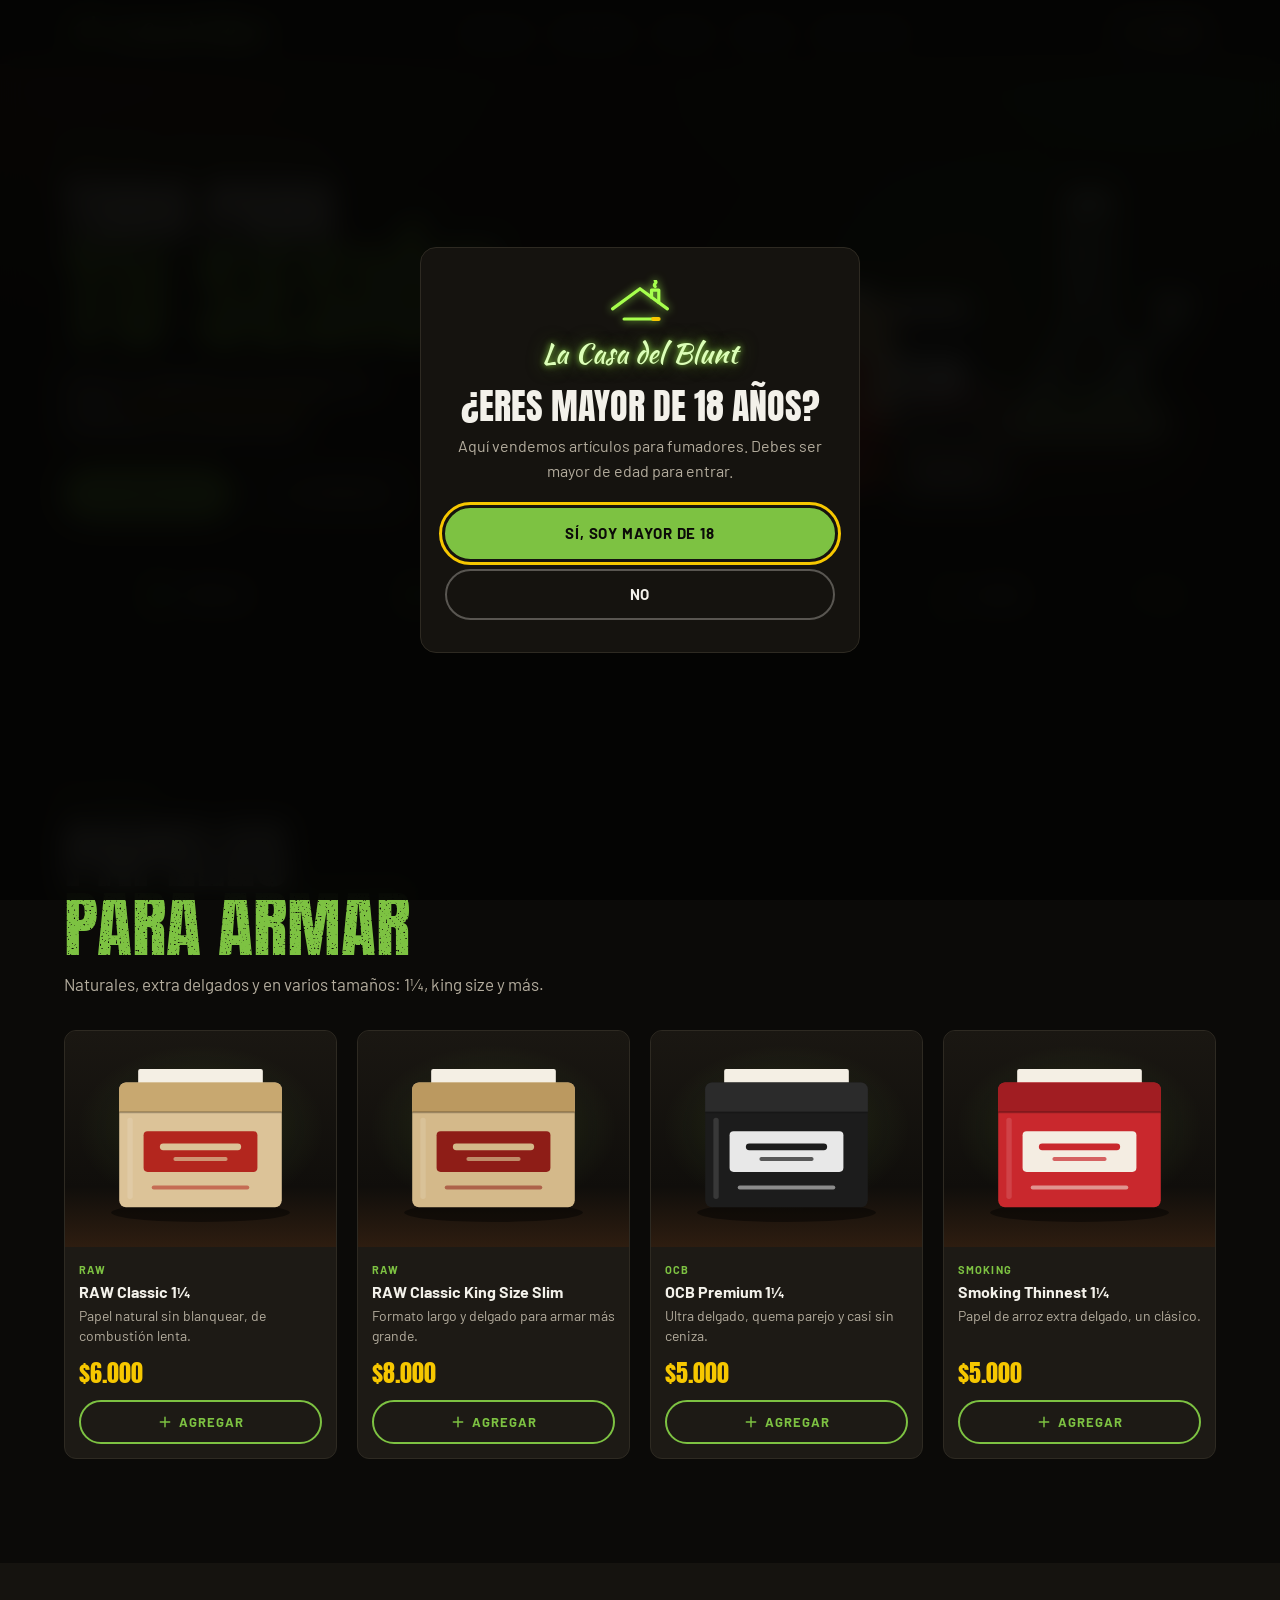
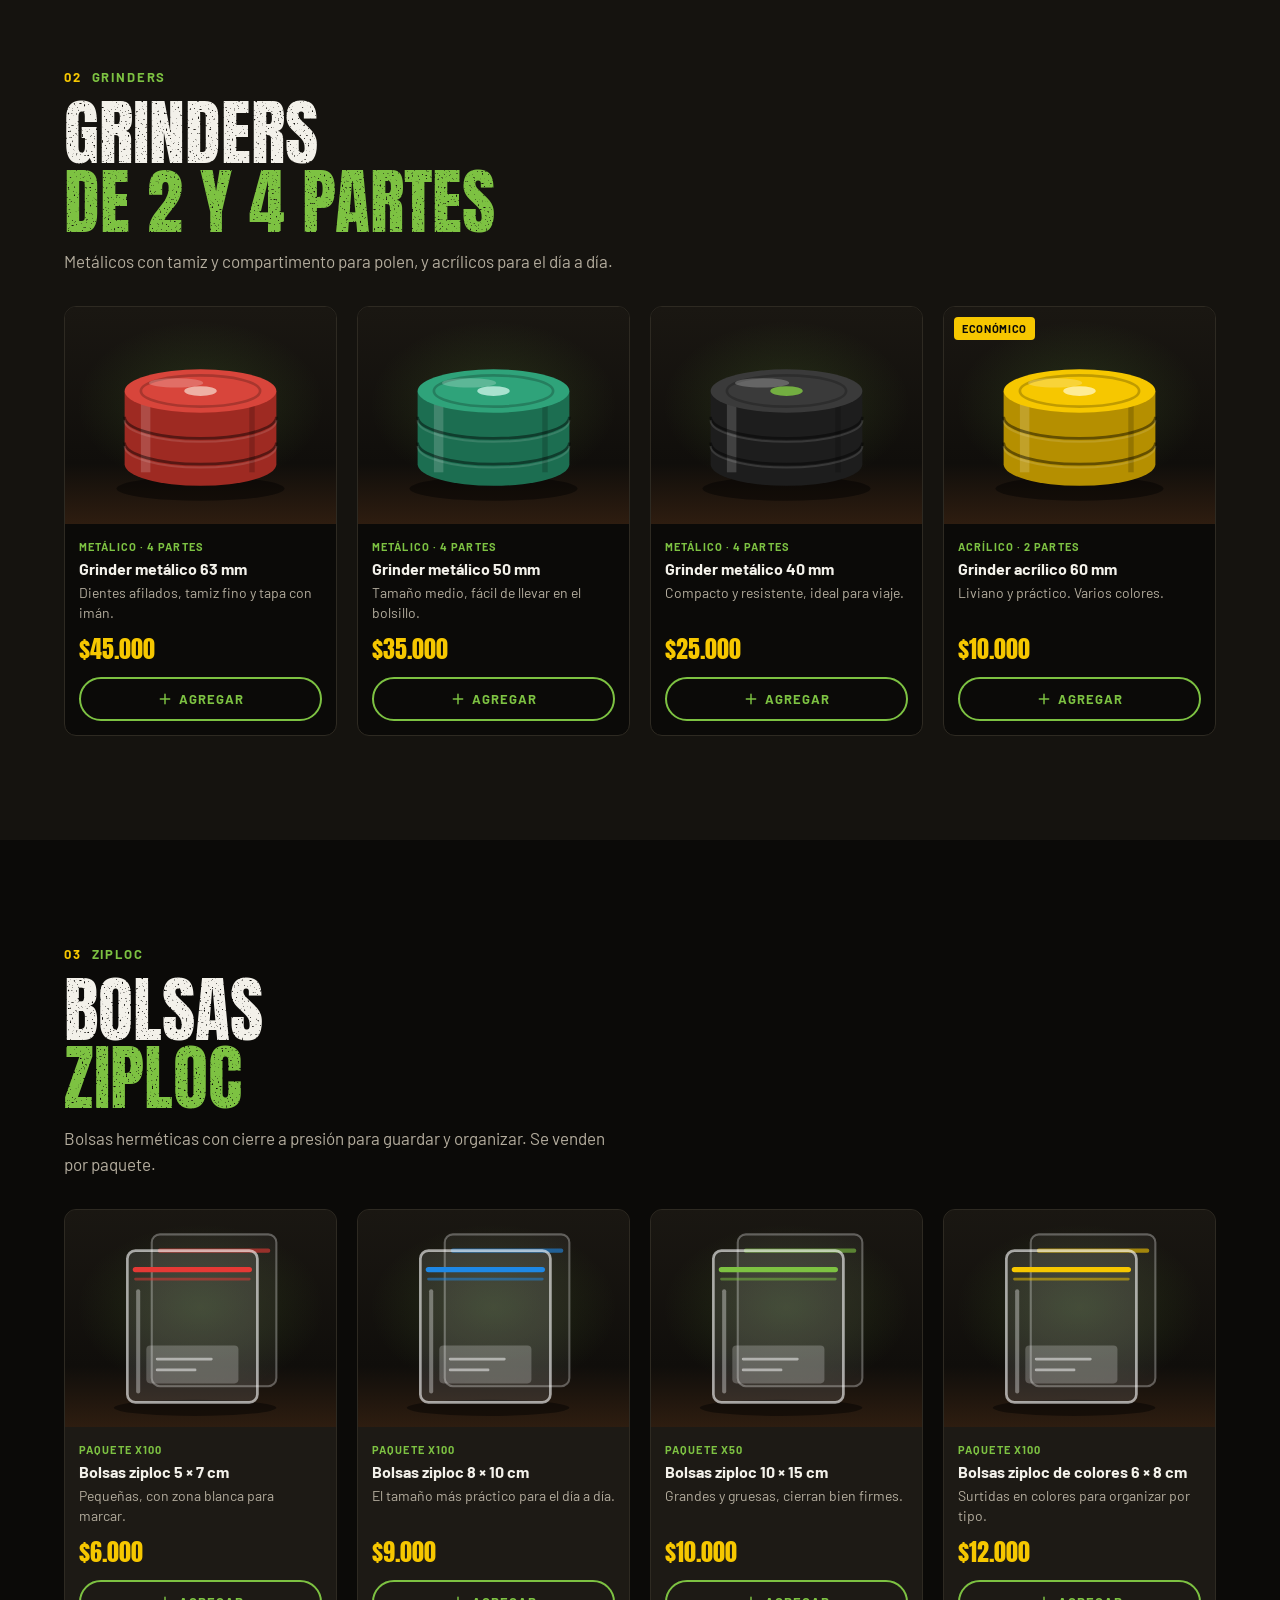
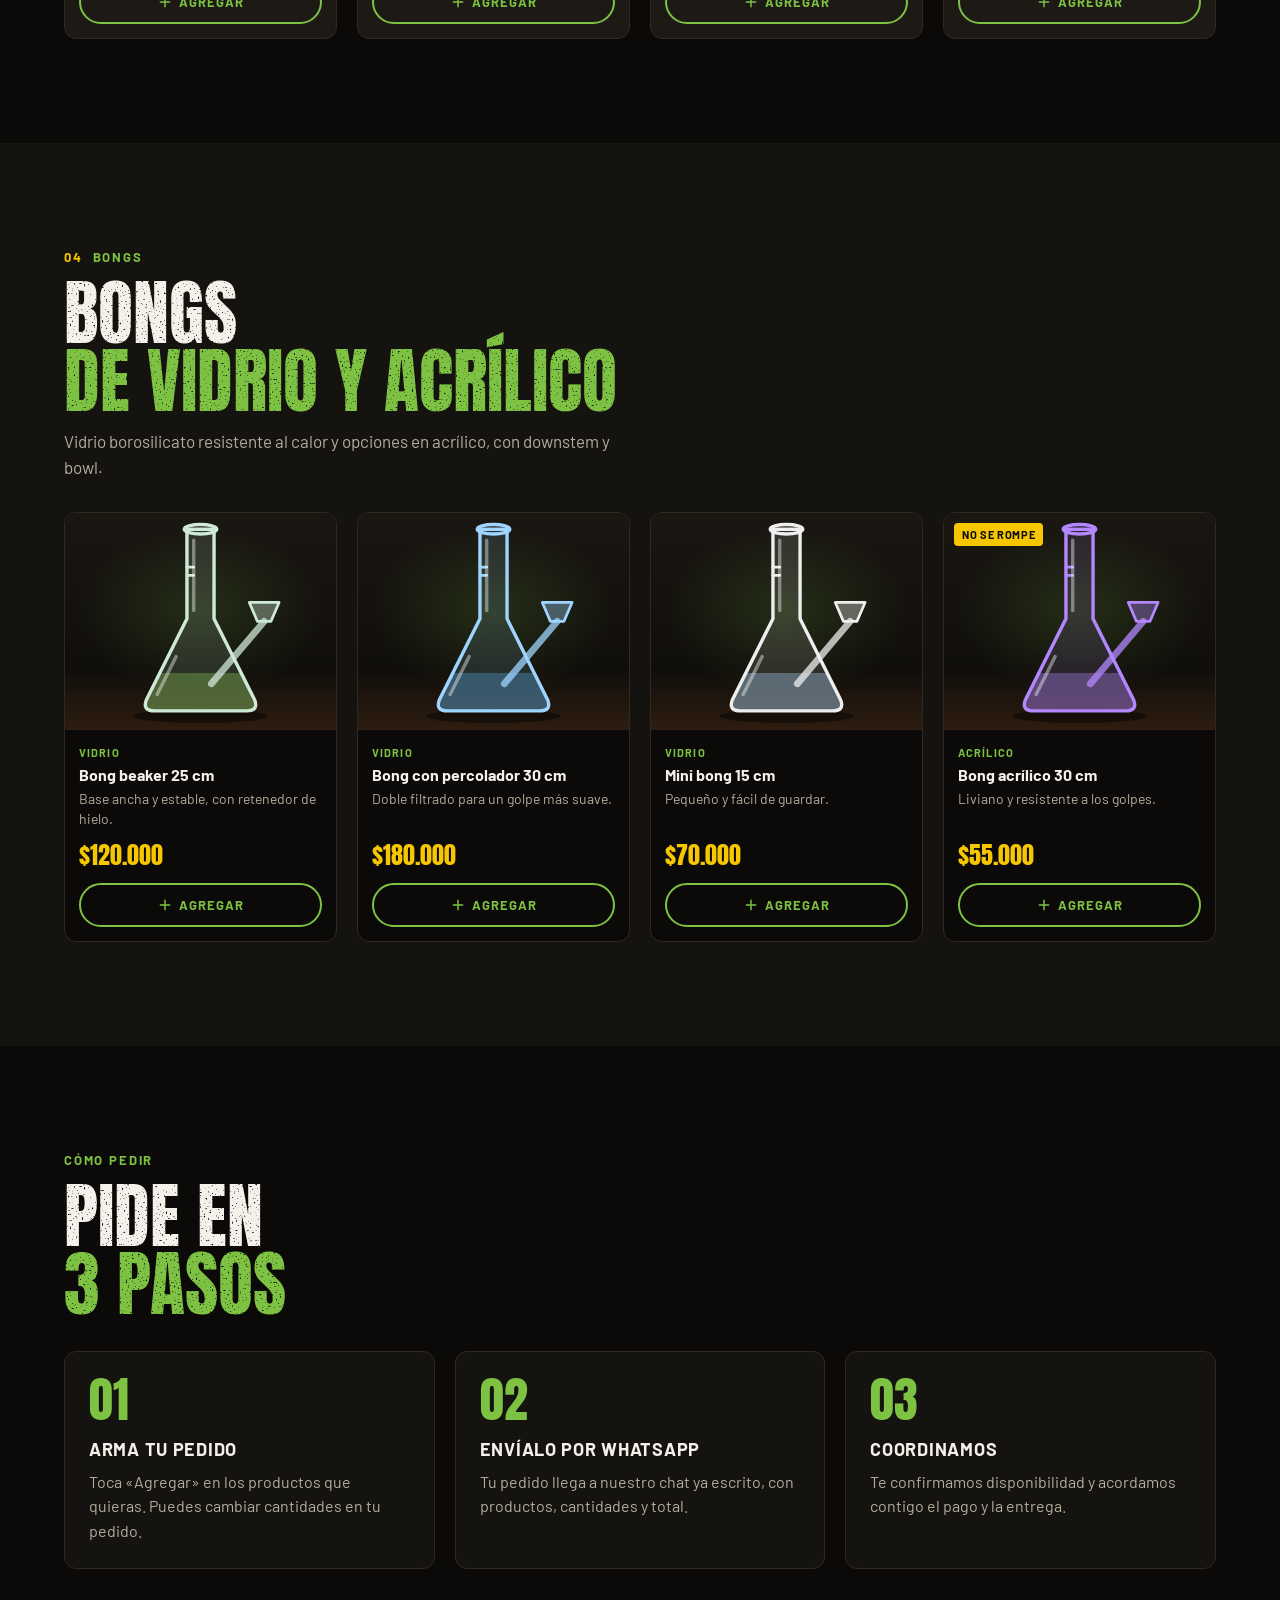
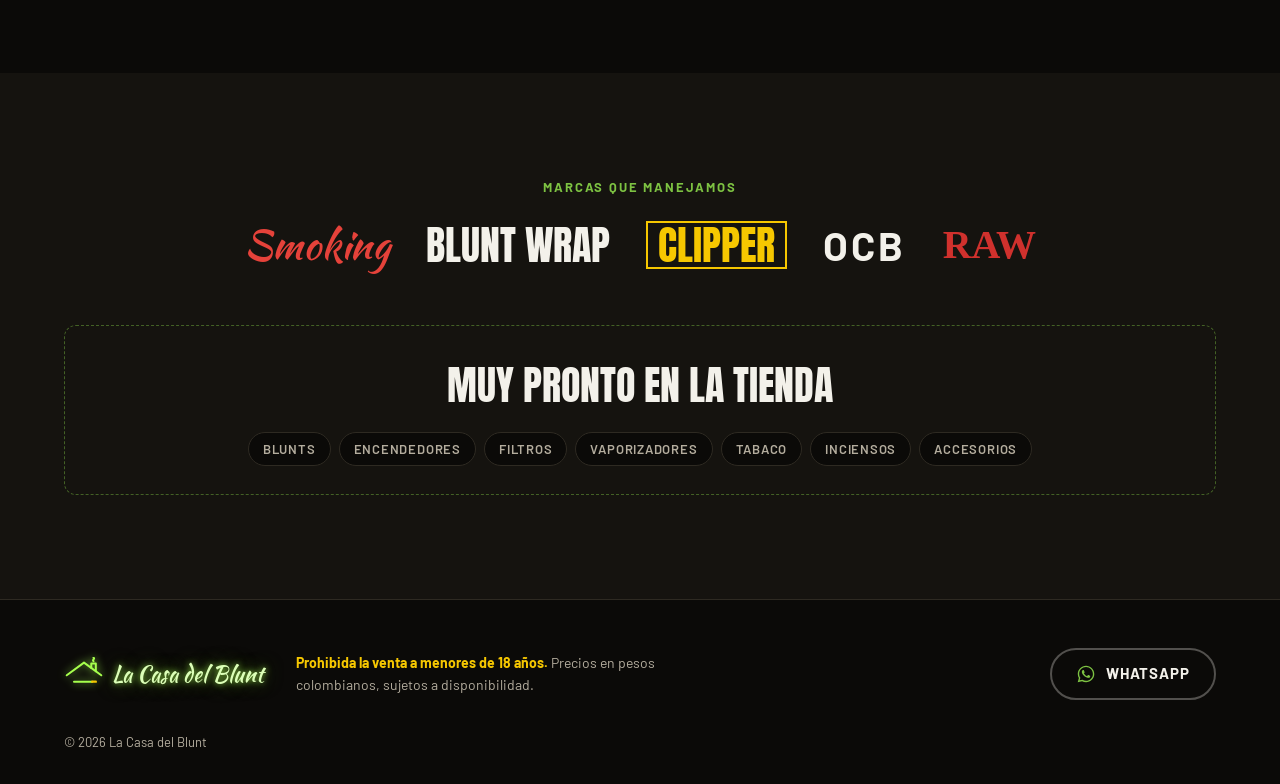
<file: smokeshop/index.html>
<!doctype html>
<html lang="es-CO">
<head>
  <meta charset="utf-8">
  <meta name="viewport" content="width=device-width, initial-scale=1">
  <title>La Casa del Blunt · Smoke shop</title>
  <meta name="description" content="Papeles, grinders, bolsas ziploc y bongs. Arma tu pedido en línea y confírmalo por WhatsApp. Venta solo para mayores de 18 años.">
  <meta name="theme-color" content="#0b0a08">

  <meta property="og:title" content="La Casa del Blunt · Smoke shop">
  <meta property="og:description" content="Papeles, grinders, bolsas ziploc y bongs. Arma tu pedido y confírmalo por WhatsApp.">
  <meta property="og:type" content="website">
  <meta property="og:locale" content="es_CO">

  <link rel="preconnect" href="https://fonts.googleapis.com">
  <link rel="preconnect" href="https://fonts.gstatic.com" crossorigin>
  <link href="https://fonts.googleapis.com/css2?family=Anton&family=Barlow:wght@400;600;700&family=Kaushan+Script&display=swap" rel="stylesheet">
  <link rel="stylesheet" href="styles.css">
  <script src="app.js" defer></script>
</head>
<body>

  <!-- Íconos e ilustraciones reutilizables.
       Las ilustraciones de producto toman sus colores de --c1, --c2 y --c3
       (se definen en el style de cada tarjeta). -->
  <svg width="0" height="0" style="position:absolute" aria-hidden="true">
    <symbol id="i-casa" viewBox="0 0 44 36">
      <g fill="none" stroke="currentColor" stroke-width="2.2" stroke-linecap="round" stroke-linejoin="round">
        <path d="M3 20 22 6l19 14"/>
        <path d="M30 11.9V7h5v8.6"/>
        <path d="M32.5 4.5c-2-1.5 2-2.5 0-4"/>
        <path d="M11 27h20"/>
      </g>
      <path d="M31 27h4" stroke="#f6c700" stroke-width="2.6" stroke-linecap="round"/>
    </symbol>
    <symbol id="i-papel" viewBox="0 0 24 24">
      <g fill="none" stroke="currentColor" stroke-width="1.6" stroke-linecap="round" stroke-linejoin="round">
        <path d="M7 5V3.5h10V5"/><rect x="4" y="5" width="16" height="15" rx="1.5"/><path d="M4 9h16M8 14h8M9.5 17h5"/>
      </g>
    </symbol>
    <symbol id="i-grinder" viewBox="0 0 24 24">
      <g fill="none" stroke="currentColor" stroke-width="1.6">
        <ellipse cx="12" cy="6.5" rx="8" ry="3"/><path d="M4 6.5v10c0 1.7 3.6 3 8 3s8-1.3 8-3v-10M4 11.5c0 1.7 3.6 3 8 3s8-1.3 8-3"/>
      </g>
    </symbol>
    <symbol id="i-ziploc" viewBox="0 0 24 24">
      <g fill="none" stroke="currentColor" stroke-width="1.6" stroke-linecap="round" stroke-linejoin="round">
        <rect x="5" y="3" width="14" height="18" rx="1.5"/><path d="M5 7.5h14M8.5 14h7M8.5 17h4"/>
      </g>
    </symbol>
    <symbol id="i-bong" viewBox="0 0 24 24">
      <g fill="none" stroke="currentColor" stroke-width="1.6" stroke-linecap="round" stroke-linejoin="round">
        <path d="M9.5 2.5h5M10.5 2.5V10L5.4 19a1.4 1.4 0 0 0 1.2 2h10.8a1.4 1.4 0 0 0 1.2-2l-5.1-9V2.5"/><path d="M19.5 9.5 14 15.5M18 8l3 3"/>
      </g>
    </symbol>
    <symbol id="i-bolsa" viewBox="0 0 24 24">
      <g fill="none" stroke="currentColor" stroke-width="1.8" stroke-linecap="round" stroke-linejoin="round">
        <path d="M5 8h14l-1.2 12.1a1 1 0 0 1-1 .9H7.2a1 1 0 0 1-1-.9Z"/><path d="M9 10V6.5a3 3 0 0 1 6 0V10"/>
      </g>
    </symbol>
    <symbol id="i-mas" viewBox="0 0 24 24">
      <path fill="none" stroke="currentColor" stroke-width="2.2" stroke-linecap="round" d="M12 5v14M5 12h14"/>
    </symbol>
    <symbol id="i-menos" viewBox="0 0 24 24">
      <path fill="none" stroke="currentColor" stroke-width="2.2" stroke-linecap="round" d="M5 12h14"/>
    </symbol>
    <symbol id="i-cerrar" viewBox="0 0 24 24">
      <path fill="none" stroke="currentColor" stroke-width="2" stroke-linecap="round" d="M6 6l12 12M18 6 6 18"/>
    </symbol>
    <symbol id="i-check" viewBox="0 0 24 24">
      <path fill="none" stroke="currentColor" stroke-width="2.2" stroke-linecap="round" stroke-linejoin="round" d="M5 12.5l4.5 4.5L19 7.5"/>
    </symbol>
    <symbol id="i-whatsapp" viewBox="0 0 24 24">
      <path fill="currentColor" d="M12.04 2C6.58 2 2.13 6.45 2.13 11.91c0 1.75.46 3.45 1.32 4.95L2.05 22l5.25-1.38a9.9 9.9 0 0 0 4.74 1.21c5.46 0 9.91-4.45 9.91-9.91C21.95 6.45 17.5 2 12.04 2Zm0 18.15c-1.48 0-2.93-.4-4.2-1.15l-.3-.18-3.12.82.83-3.04-.2-.31a8.23 8.23 0 0 1-1.26-4.38c0-4.54 3.7-8.24 8.25-8.24 4.54 0 8.24 3.7 8.24 8.24 0 4.55-3.7 8.24-8.24 8.24Zm4.52-6.16c-.25-.12-1.47-.72-1.69-.81-.23-.08-.39-.12-.56.13-.17.25-.64.81-.78.97-.14.17-.29.19-.54.06-.25-.12-1.05-.39-1.99-1.23-.74-.66-1.23-1.47-1.38-1.72-.14-.25-.02-.38.11-.51.11-.11.25-.29.37-.43.13-.15.17-.25.25-.42.08-.17.04-.31-.02-.43-.06-.12-.56-1.34-.76-1.84-.2-.48-.41-.42-.56-.43h-.48c-.17 0-.43.06-.66.31-.22.25-.86.85-.86 2.07 0 1.22.89 2.4 1.01 2.56.12.17 1.75 2.67 4.23 3.74.59.26 1.05.41 1.41.52.59.19 1.13.16 1.56.1.48-.07 1.47-.6 1.67-1.18.21-.58.21-1.07.14-1.18-.06-.1-.22-.16-.47-.28Z"/>
    </symbol>

    <symbol id="ilus-papel" viewBox="0 0 200 160">
      <ellipse cx="100" cy="134" rx="66" ry="7" fill="#000" opacity=".45"/>
      <rect x="54" y="28" width="92" height="16" rx="1.5" fill="#f4efe4"/>
      <rect x="40" y="38" width="120" height="92" rx="5" style="fill:var(--c1,#dcc398)"/>
      <path d="M40 43a5 5 0 0 1 5-5h110a5 5 0 0 1 5 5v17H40Z" style="fill:var(--c2,#c8a870)"/>
      <path d="M40 60h120" stroke="#000" stroke-opacity=".25" stroke-width="1.5"/>
      <rect x="58" y="74" width="84" height="30" rx="3" style="fill:var(--c3,#b3261e)"/>
      <rect x="70" y="83" width="60" height="5" rx="2.5" style="fill:var(--c1,#dcc398)"/>
      <rect x="80" y="93" width="40" height="3" rx="1.5" style="fill:var(--c1,#dcc398)" opacity=".7"/>
      <rect x="64" y="114" width="72" height="3" rx="1.5" style="fill:var(--c3,#b3261e)" opacity=".55"/>
      <rect x="46" y="64" width="4" height="60" rx="2" fill="#fff" opacity=".12"/>
    </symbol>
    <symbol id="ilus-grinder" viewBox="0 0 200 160">
      <ellipse cx="100" cy="134" rx="62" ry="9" fill="#000" opacity=".45"/>
      <path d="M44 62v54a56 16 0 0 0 112 0V62Z" style="fill:var(--c2,#9e2a22)"/>
      <rect x="56" y="66" width="7" height="56" fill="#fff" opacity=".16"/>
      <rect x="136" y="66" width="4" height="56" fill="#000" opacity=".18"/>
      <path d="M44 81a56 16 0 0 0 112 0M44 100a56 16 0 0 0 112 0" fill="none" stroke="#000" stroke-opacity=".45" stroke-width="2"/>
      <path d="M44 83.5a56 16 0 0 0 112 0M44 102.5a56 16 0 0 0 112 0" fill="none" stroke="#fff" stroke-opacity=".12" stroke-width="1.5"/>
      <ellipse cx="100" cy="62" rx="56" ry="16" style="fill:var(--c1,#d8453b)"/>
      <ellipse cx="100" cy="62" rx="44" ry="11.5" fill="none" stroke="#000" stroke-opacity=".22" stroke-width="2"/>
      <ellipse cx="100" cy="62" rx="12" ry="3.6" style="fill:var(--c3,#f3c5b8)" opacity=".85"/>
      <ellipse cx="82" cy="56" rx="20" ry="3.5" fill="#fff" opacity=".22"/>
    </symbol>
    <symbol id="ilus-ziploc" viewBox="0 0 200 160">
      <ellipse cx="96" cy="146" rx="60" ry="6" fill="#000" opacity=".45"/>
      <rect x="64" y="18" width="92" height="112" rx="6" fill="#fff" fill-opacity=".05" stroke="#fff" stroke-opacity=".3" stroke-width="1.5"/>
      <path d="M70 30h80" style="stroke:var(--c1,#e53935)" stroke-opacity=".6" stroke-width="3" stroke-linecap="round"/>
      <rect x="46" y="30" width="96" height="112" rx="6" fill="#fff" fill-opacity=".1" stroke="#fff" stroke-opacity=".6" stroke-width="2"/>
      <path d="M52 44h84" style="stroke:var(--c1,#e53935)" stroke-width="4" stroke-linecap="round"/>
      <path d="M52 51h84" style="stroke:var(--c1,#e53935)" stroke-opacity=".5" stroke-width="2" stroke-linecap="round"/>
      <rect x="60" y="100" width="68" height="28" rx="3" fill="#fff" fill-opacity=".22"/>
      <path d="M68 110h40M68 118h28" stroke="#fff" stroke-opacity=".5" stroke-width="2" stroke-linecap="round"/>
      <path d="M54 60v74" stroke="#fff" stroke-opacity=".35" stroke-width="3" stroke-linecap="round"/>
    </symbol>
    <symbol id="ilus-bong" viewBox="0 0 200 160">
      <ellipse cx="100" cy="150" rx="50" ry="5" fill="#000" opacity=".45"/>
      <path d="M70 118 60 138q-3 8 6 8h68q9 0 6-8l-10-20Z" style="fill:var(--c3,#7dc242)" fill-opacity=".35"/>
      <path d="M90 12v66l-30 60q-3 8 6 8h68q9 0 6-8l-30-60V12Z" style="fill:var(--c1,#cfe9d8);stroke:var(--c1,#cfe9d8)" fill-opacity=".12" stroke-width="2.5" stroke-linejoin="round"/>
      <ellipse cx="100" cy="12" rx="12" ry="3.5" fill="none" style="stroke:var(--c1,#cfe9d8)" stroke-width="2.5"/>
      <path d="M90 40h5M90 46h5" style="stroke:var(--c1,#cfe9d8)" stroke-width="2" stroke-linecap="round"/>
      <path d="M147 80 108 126" style="stroke:var(--c1,#cfe9d8)" stroke-opacity=".75" stroke-width="5" stroke-linecap="round"/>
      <path d="M136 66h22l-6 14h-10Z" style="fill:var(--c1,#cfe9d8);stroke:var(--c1,#cfe9d8)" fill-opacity=".35" stroke-width="2" stroke-linejoin="round"/>
      <path d="M95 20v52M68 134l14-28" stroke="#fff" stroke-opacity=".4" stroke-width="2.5" stroke-linecap="round"/>
    </symbol>
  </svg>

  <!-- ================= MENÚ ================= -->
  <header class="menu">
    <nav class="contenedor" aria-label="Principal">
      <a class="marca" href="#inicio">
        <svg class="marca-casa" aria-hidden="true"><use href="#i-casa"/></svg>
        <span class="marca-texto">La Casa del Blunt</span>
      </a>
      <ul class="menu-enlaces">
        <li><a href="#papeles">Papeles</a></li>
        <li><a href="#grinders">Grinders</a></li>
        <li><a href="#ziploc">Ziploc</a></li>
        <li><a href="#bongs">Bongs</a></li>
        <li><a href="#como-pedir">Cómo pedir</a></li>
      </ul>
      <button class="boton-carrito" type="button" data-abrir-carrito aria-haspopup="dialog" aria-controls="carrito">
        <svg aria-hidden="true"><use href="#i-bolsa"/></svg>
        <span>Pedido</span>
        <span class="contador" data-contador hidden>0</span>
      </button>
    </nav>
  </header>

  <main id="inicio">

    <!-- ================= HÉROE ================= -->
    <section class="heroe" aria-labelledby="t-heroe">
      <div class="contenedor">
        <div class="heroe-rejilla">
          <div>
            <p class="antetitulo">Smoke shop · Solo mayores de 18</p>
            <h1 class="heroe-titulo grunge" id="t-heroe">
              <span class="blanco">Todo para</span>
              <span class="verde">tu sesión</span>
            </h1>
            <p class="heroe-sub">Papeles, grinders, bolsas ziploc y bongs. <strong>Arma tu pedido aquí</strong> y confírmalo por WhatsApp.</p>
            <div class="heroe-acciones">
              <a class="boton" href="#papeles">Ver productos</a>
              <a class="boton boton-fantasma" href="https://wa.me/573016631593?text=Hola%2C%20vi%20su%20p%C3%A1gina%20y%20quiero%20hacer%20una%20consulta." target="_blank" rel="noopener">
                <svg aria-hidden="true"><use href="#i-whatsapp"/></svg>
                Escríbenos
              </a>
            </div>
          </div>

          <div class="heroe-escena" aria-hidden="true">
            <svg viewBox="0 0 600 430">
              <defs>
                <linearGradient id="mesa" x1="0" y1="0" x2="0" y2="1">
                  <stop offset="0" stop-color="#4a301b"/>
                  <stop offset=".35" stop-color="#2e1d10"/>
                  <stop offset="1" stop-color="#140c06" stop-opacity="0"/>
                </linearGradient>
                <radialGradient id="luz">
                  <stop offset="0" stop-color="#7dc242" stop-opacity=".22"/>
                  <stop offset="1" stop-color="#7dc242" stop-opacity="0"/>
                </radialGradient>
                <linearGradient id="bordes-mesa">
                  <stop offset="0" stop-color="#fff" stop-opacity="0"/>
                  <stop offset=".15" stop-color="#fff"/>
                  <stop offset=".85" stop-color="#fff"/>
                  <stop offset="1" stop-color="#fff" stop-opacity="0"/>
                </linearGradient>
                <mask id="mascara-mesa">
                  <rect width="600" height="430" fill="url(#bordes-mesa)"/>
                </mask>
              </defs>
              <ellipse cx="310" cy="210" rx="290" ry="210" fill="url(#luz)"/>
              <g mask="url(#mascara-mesa)">
                <path d="M0 300h600v130H0z" fill="url(#mesa)"/>
                <path d="M0 300h600" stroke="#6b4a2c" stroke-width="2"/>
                <path d="M0 330c150 6 300-4 600 4M0 365c200-5 380 6 600-2" fill="none" stroke="#000" stroke-opacity=".25"/>
              </g>
              <use href="#ilus-papel" x="150" y="149" width="260" height="208" style="--c1:#1c1c1c;--c2:#2b2b2b;--c3:#e8e8e8"/>
              <use href="#ilus-papel" x="20" y="130" width="300" height="240" style="--c1:#dcc398;--c2:#c8a870;--c3:#b3261e"/>
              <use href="#ilus-bong" x="280" y="53" width="380" height="304" style="--c1:#cfe9d8;--c3:#7dc242"/>
              <use href="#ilus-ziploc" x="220" y="244" width="220" height="176" style="--c1:#e53935"/>
              <use href="#ilus-grinder" x="55" y="230" width="250" height="200" style="--c1:#d8453b;--c2:#9e2a22;--c3:#f3c5b8"/>
            </svg>
          </div>
        </div>

        <nav aria-label="Categorías">
          <ul class="categorias">
            <li><a href="#papeles"><svg aria-hidden="true"><use href="#i-papel"/></svg>Papeles</a></li>
            <li><a href="#grinders"><svg aria-hidden="true"><use href="#i-grinder"/></svg>Grinders</a></li>
            <li><a href="#ziploc"><svg aria-hidden="true"><use href="#i-ziploc"/></svg>Ziploc</a></li>
            <li><a href="#bongs"><svg aria-hidden="true"><use href="#i-bong"/></svg>Bongs</a></li>
            <li class="categorias-mas"><a href="#pronto">Y más…</a></li>
          </ul>
        </nav>
      </div>
    </section>

    <!-- ================= PRODUCTOS =================
         Para agregar un producto copia un <article class="producto"> dentro de su categoría y cambia:
         data-id (único, sin espacios), data-precio (solo números), nombre, descripción, precio visible y colores.
         Precios y descripciones de ejemplo: cámbialos por los reales de la tienda. -->

    <section class="seccion" id="papeles" aria-labelledby="t-papeles">
      <div class="contenedor">
        <header class="cabecera">
          <p class="antetitulo"><span>01</span> Papeles</p>
          <h2 class="grunge" id="t-papeles">Papeles <em>para armar</em></h2>
          <p>Naturales, extra delgados y en varios tamaños: 1¼, king size y más.</p>
        </header>
        <div class="productos">
          <article class="producto" data-id="papel-raw-114" data-precio="6000">
            <div class="producto-imagen">
              <svg viewBox="0 0 200 160" aria-hidden="true" style="--c1:#dcc398;--c2:#c8a870;--c3:#b3261e"><use href="#ilus-papel"/></svg>
            </div>
            <div class="producto-cuerpo">
              <p class="producto-tipo">RAW</p>
              <h3>RAW Classic 1¼</h3>
              <p class="producto-desc">Papel natural sin blanquear, de combustión lenta.</p>
              <p class="precio">$6.000</p>
              <button class="boton-agregar" type="button"><svg aria-hidden="true"><use href="#i-mas"/></svg><span>Agregar</span></button>
            </div>
          </article>
          <article class="producto" data-id="papel-raw-kss" data-precio="8000">
            <div class="producto-imagen">
              <svg viewBox="0 0 200 160" aria-hidden="true" style="--c1:#d4b98a;--c2:#bb9960;--c3:#8e1d17"><use href="#ilus-papel"/></svg>
            </div>
            <div class="producto-cuerpo">
              <p class="producto-tipo">RAW</p>
              <h3>RAW Classic King Size Slim</h3>
              <p class="producto-desc">Formato largo y delgado para armar más grande.</p>
              <p class="precio">$8.000</p>
              <button class="boton-agregar" type="button"><svg aria-hidden="true"><use href="#i-mas"/></svg><span>Agregar</span></button>
            </div>
          </article>
          <article class="producto" data-id="papel-ocb-premium" data-precio="5000">
            <div class="producto-imagen">
              <svg viewBox="0 0 200 160" aria-hidden="true" style="--c1:#1c1c1c;--c2:#2b2b2b;--c3:#e8e8e8"><use href="#ilus-papel"/></svg>
            </div>
            <div class="producto-cuerpo">
              <p class="producto-tipo">OCB</p>
              <h3>OCB Premium 1¼</h3>
              <p class="producto-desc">Ultra delgado, quema parejo y casi sin ceniza.</p>
              <p class="precio">$5.000</p>
              <button class="boton-agregar" type="button"><svg aria-hidden="true"><use href="#i-mas"/></svg><span>Agregar</span></button>
            </div>
          </article>
          <article class="producto" data-id="papel-smoking-thinnest" data-precio="5000">
            <div class="producto-imagen">
              <svg viewBox="0 0 200 160" aria-hidden="true" style="--c1:#c9282d;--c2:#a11d22;--c3:#f4ede2"><use href="#ilus-papel"/></svg>
            </div>
            <div class="producto-cuerpo">
              <p class="producto-tipo">Smoking</p>
              <h3>Smoking Thinnest 1¼</h3>
              <p class="producto-desc">Papel de arroz extra delgado, un clásico.</p>
              <p class="precio">$5.000</p>
              <button class="boton-agregar" type="button"><svg aria-hidden="true"><use href="#i-mas"/></svg><span>Agregar</span></button>
            </div>
          </article>
        </div>
      </div>
    </section>

    <section class="seccion banda-carbon" id="grinders" aria-labelledby="t-grinders">
      <div class="contenedor">
        <header class="cabecera">
          <p class="antetitulo"><span>02</span> Grinders</p>
          <h2 class="grunge" id="t-grinders">Grinders <em>de 2 y 4 partes</em></h2>
          <p>Metálicos con tamiz y compartimento para polen, y acrílicos para el día a día.</p>
        </header>
        <div class="productos">
          <article class="producto" data-id="grinder-metal-63" data-precio="45000">
            <div class="producto-imagen">
              <svg viewBox="0 0 200 160" aria-hidden="true" style="--c1:#d8453b;--c2:#9e2a22;--c3:#f3c5b8"><use href="#ilus-grinder"/></svg>
            </div>
            <div class="producto-cuerpo">
              <p class="producto-tipo">Metálico · 4 partes</p>
              <h3>Grinder metálico 63 mm</h3>
              <p class="producto-desc">Dientes afilados, tamiz fino y tapa con imán.</p>
              <p class="precio">$45.000</p>
              <button class="boton-agregar" type="button"><svg aria-hidden="true"><use href="#i-mas"/></svg><span>Agregar</span></button>
            </div>
          </article>
          <article class="producto" data-id="grinder-metal-50" data-precio="35000">
            <div class="producto-imagen">
              <svg viewBox="0 0 200 160" aria-hidden="true" style="--c1:#2fa37a;--c2:#1c6e51;--c3:#bfeede"><use href="#ilus-grinder"/></svg>
            </div>
            <div class="producto-cuerpo">
              <p class="producto-tipo">Metálico · 4 partes</p>
              <h3>Grinder metálico 50 mm</h3>
              <p class="producto-desc">Tamaño medio, fácil de llevar en el bolsillo.</p>
              <p class="precio">$35.000</p>
              <button class="boton-agregar" type="button"><svg aria-hidden="true"><use href="#i-mas"/></svg><span>Agregar</span></button>
            </div>
          </article>
          <article class="producto" data-id="grinder-metal-40" data-precio="25000">
            <div class="producto-imagen">
              <svg viewBox="0 0 200 160" aria-hidden="true" style="--c1:#3a3a3a;--c2:#1d1d1d;--c3:#7dc242"><use href="#ilus-grinder"/></svg>
            </div>
            <div class="producto-cuerpo">
              <p class="producto-tipo">Metálico · 4 partes</p>
              <h3>Grinder metálico 40 mm</h3>
              <p class="producto-desc">Compacto y resistente, ideal para viaje.</p>
              <p class="precio">$25.000</p>
              <button class="boton-agregar" type="button"><svg aria-hidden="true"><use href="#i-mas"/></svg><span>Agregar</span></button>
            </div>
          </article>
          <article class="producto" data-id="grinder-acrilico" data-precio="10000">
            <div class="producto-imagen">
              <svg viewBox="0 0 200 160" aria-hidden="true" style="--c1:#f6c700;--c2:#b58f00;--c3:#fff3b0"><use href="#ilus-grinder"/></svg>
              <span class="etiqueta">Económico</span>
            </div>
            <div class="producto-cuerpo">
              <p class="producto-tipo">Acrílico · 2 partes</p>
              <h3>Grinder acrílico 60 mm</h3>
              <p class="producto-desc">Liviano y práctico. Varios colores.</p>
              <p class="precio">$10.000</p>
              <button class="boton-agregar" type="button"><svg aria-hidden="true"><use href="#i-mas"/></svg><span>Agregar</span></button>
            </div>
          </article>
        </div>
      </div>
    </section>

    <section class="seccion" id="ziploc" aria-labelledby="t-ziploc">
      <div class="contenedor">
        <header class="cabecera">
          <p class="antetitulo"><span>03</span> Ziploc</p>
          <h2 class="grunge" id="t-ziploc">Bolsas <em>ziploc</em></h2>
          <p>Bolsas herméticas con cierre a presión para guardar y organizar. Se venden por paquete.</p>
        </header>
        <div class="productos">
          <article class="producto" data-id="ziploc-5x7" data-precio="6000">
            <div class="producto-imagen">
              <svg viewBox="0 0 200 160" aria-hidden="true" style="--c1:#e53935"><use href="#ilus-ziploc"/></svg>
            </div>
            <div class="producto-cuerpo">
              <p class="producto-tipo">Paquete x100</p>
              <h3>Bolsas ziploc 5 × 7 cm</h3>
              <p class="producto-desc">Pequeñas, con zona blanca para marcar.</p>
              <p class="precio">$6.000</p>
              <button class="boton-agregar" type="button"><svg aria-hidden="true"><use href="#i-mas"/></svg><span>Agregar</span></button>
            </div>
          </article>
          <article class="producto" data-id="ziploc-8x10" data-precio="9000">
            <div class="producto-imagen">
              <svg viewBox="0 0 200 160" aria-hidden="true" style="--c1:#1e88e5"><use href="#ilus-ziploc"/></svg>
            </div>
            <div class="producto-cuerpo">
              <p class="producto-tipo">Paquete x100</p>
              <h3>Bolsas ziploc 8 × 10 cm</h3>
              <p class="producto-desc">El tamaño más práctico para el día a día.</p>
              <p class="precio">$9.000</p>
              <button class="boton-agregar" type="button"><svg aria-hidden="true"><use href="#i-mas"/></svg><span>Agregar</span></button>
            </div>
          </article>
          <article class="producto" data-id="ziploc-10x15" data-precio="10000">
            <div class="producto-imagen">
              <svg viewBox="0 0 200 160" aria-hidden="true" style="--c1:#7dc242"><use href="#ilus-ziploc"/></svg>
            </div>
            <div class="producto-cuerpo">
              <p class="producto-tipo">Paquete x50</p>
              <h3>Bolsas ziploc 10 × 15 cm</h3>
              <p class="producto-desc">Grandes y gruesas, cierran bien firmes.</p>
              <p class="precio">$10.000</p>
              <button class="boton-agregar" type="button"><svg aria-hidden="true"><use href="#i-mas"/></svg><span>Agregar</span></button>
            </div>
          </article>
          <article class="producto" data-id="ziploc-colores" data-precio="12000">
            <div class="producto-imagen">
              <svg viewBox="0 0 200 160" aria-hidden="true" style="--c1:#f6c700"><use href="#ilus-ziploc"/></svg>
            </div>
            <div class="producto-cuerpo">
              <p class="producto-tipo">Paquete x100</p>
              <h3>Bolsas ziploc de colores 6 × 8 cm</h3>
              <p class="producto-desc">Surtidas en colores para organizar por tipo.</p>
              <p class="precio">$12.000</p>
              <button class="boton-agregar" type="button"><svg aria-hidden="true"><use href="#i-mas"/></svg><span>Agregar</span></button>
            </div>
          </article>
        </div>
      </div>
    </section>

    <section class="seccion banda-carbon" id="bongs" aria-labelledby="t-bongs">
      <div class="contenedor">
        <header class="cabecera">
          <p class="antetitulo"><span>04</span> Bongs</p>
          <h2 class="grunge" id="t-bongs">Bongs <em>de vidrio y acrílico</em></h2>
          <p>Vidrio borosilicato resistente al calor y opciones en acrílico, con downstem y bowl.</p>
        </header>
        <div class="productos">
          <article class="producto" data-id="bong-beaker-25" data-precio="120000">
            <div class="producto-imagen">
              <svg viewBox="0 0 200 160" aria-hidden="true" style="--c1:#cfe9d8;--c3:#7dc242"><use href="#ilus-bong"/></svg>
            </div>
            <div class="producto-cuerpo">
              <p class="producto-tipo">Vidrio</p>
              <h3>Bong beaker 25 cm</h3>
              <p class="producto-desc">Base ancha y estable, con retenedor de hielo.</p>
              <p class="precio">$120.000</p>
              <button class="boton-agregar" type="button"><svg aria-hidden="true"><use href="#i-mas"/></svg><span>Agregar</span></button>
            </div>
          </article>
          <article class="producto" data-id="bong-percolador-30" data-precio="180000">
            <div class="producto-imagen">
              <svg viewBox="0 0 200 160" aria-hidden="true" style="--c1:#9fd4ff;--c3:#4aa3df"><use href="#ilus-bong"/></svg>
            </div>
            <div class="producto-cuerpo">
              <p class="producto-tipo">Vidrio</p>
              <h3>Bong con percolador 30 cm</h3>
              <p class="producto-desc">Doble filtrado para un golpe más suave.</p>
              <p class="precio">$180.000</p>
              <button class="boton-agregar" type="button"><svg aria-hidden="true"><use href="#i-mas"/></svg><span>Agregar</span></button>
            </div>
          </article>
          <article class="producto" data-id="bong-mini-15" data-precio="70000">
            <div class="producto-imagen">
              <svg viewBox="0 0 200 160" aria-hidden="true" style="--c1:#eeeeee;--c3:#9fd4ff"><use href="#ilus-bong"/></svg>
            </div>
            <div class="producto-cuerpo">
              <p class="producto-tipo">Vidrio</p>
              <h3>Mini bong 15 cm</h3>
              <p class="producto-desc">Pequeño y fácil de guardar.</p>
              <p class="precio">$70.000</p>
              <button class="boton-agregar" type="button"><svg aria-hidden="true"><use href="#i-mas"/></svg><span>Agregar</span></button>
            </div>
          </article>
          <article class="producto" data-id="bong-acrilico-30" data-precio="55000">
            <div class="producto-imagen">
              <svg viewBox="0 0 200 160" aria-hidden="true" style="--c1:#b388ff;--c3:#b388ff"><use href="#ilus-bong"/></svg>
              <span class="etiqueta">No se rompe</span>
            </div>
            <div class="producto-cuerpo">
              <p class="producto-tipo">Acrílico</p>
              <h3>Bong acrílico 30 cm</h3>
              <p class="producto-desc">Liviano y resistente a los golpes.</p>
              <p class="precio">$55.000</p>
              <button class="boton-agregar" type="button"><svg aria-hidden="true"><use href="#i-mas"/></svg><span>Agregar</span></button>
            </div>
          </article>
        </div>
      </div>
    </section>

    <!-- ================= CÓMO PEDIR ================= -->
    <section class="seccion" id="como-pedir" aria-labelledby="t-pedir">
      <div class="contenedor">
        <header class="cabecera">
          <p class="antetitulo">Cómo pedir</p>
          <h2 class="grunge" id="t-pedir">Pide en <em>3 pasos</em></h2>
        </header>
        <ol class="pasos">
          <li class="paso">
            <h3>Arma tu pedido</h3>
            <p>Toca «Agregar» en los productos que quieras. Puedes cambiar cantidades en tu pedido.</p>
          </li>
          <li class="paso">
            <h3>Envíalo por WhatsApp</h3>
            <p>Tu pedido llega a nuestro chat ya escrito, con productos, cantidades y total.</p>
          </li>
          <li class="paso">
            <h3>Coordinamos</h3>
            <p>Te confirmamos disponibilidad y acordamos contigo el pago y la entrega.</p>
          </li>
        </ol>
      </div>
    </section>

    <!-- ================= MARCAS Y PRÓXIMAMENTE ================= -->
    <section class="seccion banda-carbon" id="pronto" aria-labelledby="t-pronto">
      <div class="contenedor">
        <p class="antetitulo antetitulo-centrado">Marcas que manejamos</p>
        <ul class="marcas">
          <li class="marca-smoking">Smoking</li>
          <li class="marca-blunt">Blunt Wrap</li>
          <li class="marca-clipper">Clipper</li>
          <li class="marca-ocb">OCB</li>
          <li class="marca-raw">RAW</li>
        </ul>

        <div class="pronto">
          <h2 id="t-pronto">Muy pronto en la tienda</h2>
          <ul class="chips">
            <li>Blunts</li>
            <li>Encendedores</li>
            <li>Filtros</li>
            <li>Vaporizadores</li>
            <li>Tabaco</li>
            <li>Inciensos</li>
            <li>Accesorios</li>
          </ul>
        </div>
      </div>
    </section>

  </main>

  <!-- ================= PIE ================= -->
  <footer class="pie">
    <div class="contenedor pie-rejilla">
      <a class="marca" href="#inicio">
        <svg class="marca-casa" aria-hidden="true"><use href="#i-casa"/></svg>
        <span class="marca-texto">La Casa del Blunt</span>
      </a>
      <p class="pie-legal"><strong>Prohibida la venta a menores de 18 años.</strong> Precios en pesos colombianos, sujetos a disponibilidad.</p>
      <a class="boton boton-fantasma" href="https://wa.me/573016631593?text=Hola%2C%20vi%20su%20p%C3%A1gina%20y%20quiero%20hacer%20una%20consulta." target="_blank" rel="noopener">
        <svg aria-hidden="true"><use href="#i-whatsapp"/></svg>
        WhatsApp
      </a>
    </div>
    <p class="contenedor pie-copy">© 2026 La Casa del Blunt</p>
  </footer>

  <!-- ================= PEDIDO (CARRITO) ================= -->
  <dialog class="carrito" id="carrito" aria-labelledby="t-carrito">
    <div class="carrito-panel">
      <div class="carrito-cabecera">
        <h2 id="t-carrito">Tu pedido</h2>
        <button class="icono-boton" type="button" id="carrito-cerrar" aria-label="Cerrar pedido">
          <svg aria-hidden="true"><use href="#i-cerrar"/></svg>
        </button>
      </div>
      <div class="carrito-cuerpo">
        <p class="carrito-vacio" id="carrito-vacio">Tu pedido está vacío.<br>Agrega productos para armarlo.</p>
        <ul class="carrito-lista" id="carrito-lista"></ul>
      </div>
      <div class="carrito-pie">
        <p class="carrito-total"><span>Total</span> <strong id="carrito-total">$0</strong></p>
        <p class="carrito-nota">Confirmamos disponibilidad, pago y entrega por WhatsApp.</p>
        <a class="boton boton-bloque" id="carrito-enviar" target="_blank" rel="noopener" aria-disabled="true">
          <svg aria-hidden="true"><use href="#i-whatsapp"/></svg>
          Enviar pedido por WhatsApp
        </a>
        <button class="enlace-boton" type="button" id="carrito-vaciar">Vaciar pedido</button>
      </div>
    </div>
  </dialog>

  <template id="plantilla-linea">
    <li class="linea">
      <div class="linea-info">
        <p class="linea-nombre"></p>
        <p class="linea-precio"></p>
      </div>
      <p class="linea-subtotal"></p>
      <div class="cantidad">
        <button type="button" data-accion="menos"><svg aria-hidden="true"><use href="#i-menos"/></svg></button>
        <output class="cantidad-valor"></output>
        <button type="button" data-accion="mas"><svg aria-hidden="true"><use href="#i-mas"/></svg></button>
      </div>
    </li>
  </template>

  <!-- ================= VERIFICACIÓN DE EDAD ================= -->
  <dialog class="edad" id="edad" aria-labelledby="t-edad" aria-describedby="d-edad">
    <svg class="marca-casa edad-casa" aria-hidden="true"><use href="#i-casa"/></svg>
    <p class="marca-texto">La Casa del Blunt</p>
    <h2 id="t-edad">¿Eres mayor de 18 años?</h2>
    <p id="d-edad">Aquí vendemos artículos para fumadores. Debes ser mayor de edad para entrar.</p>
    <div class="edad-acciones">
      <button class="boton" type="button" id="edad-si">Sí, soy mayor de 18</button>
      <button class="boton boton-fantasma" type="button" id="edad-no">No</button>
    </div>
    <p class="edad-rechazo" role="alert">Lo sentimos. Solo puedes entrar si eres mayor de edad.</p>
  </dialog>

  <div class="aviso" id="aviso" role="status" aria-live="polite"></div>

</body>
</html>
</file>
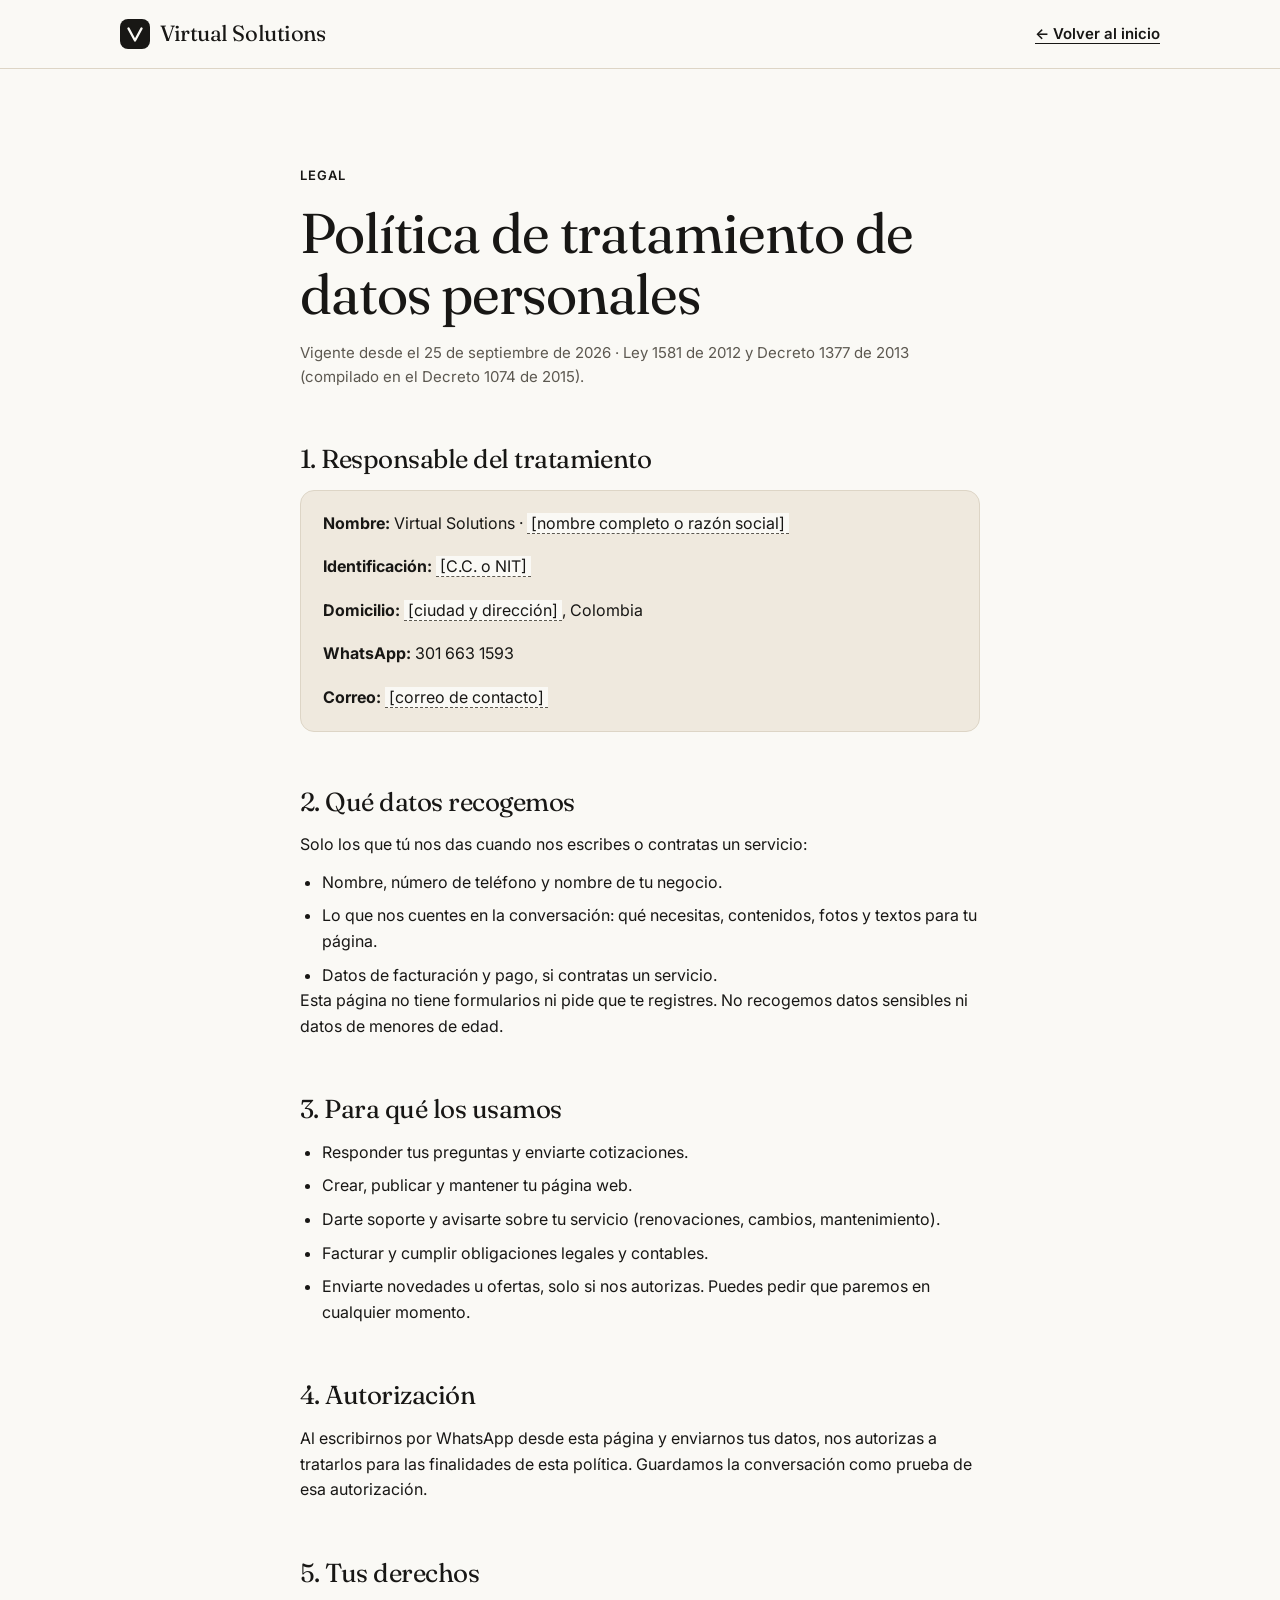
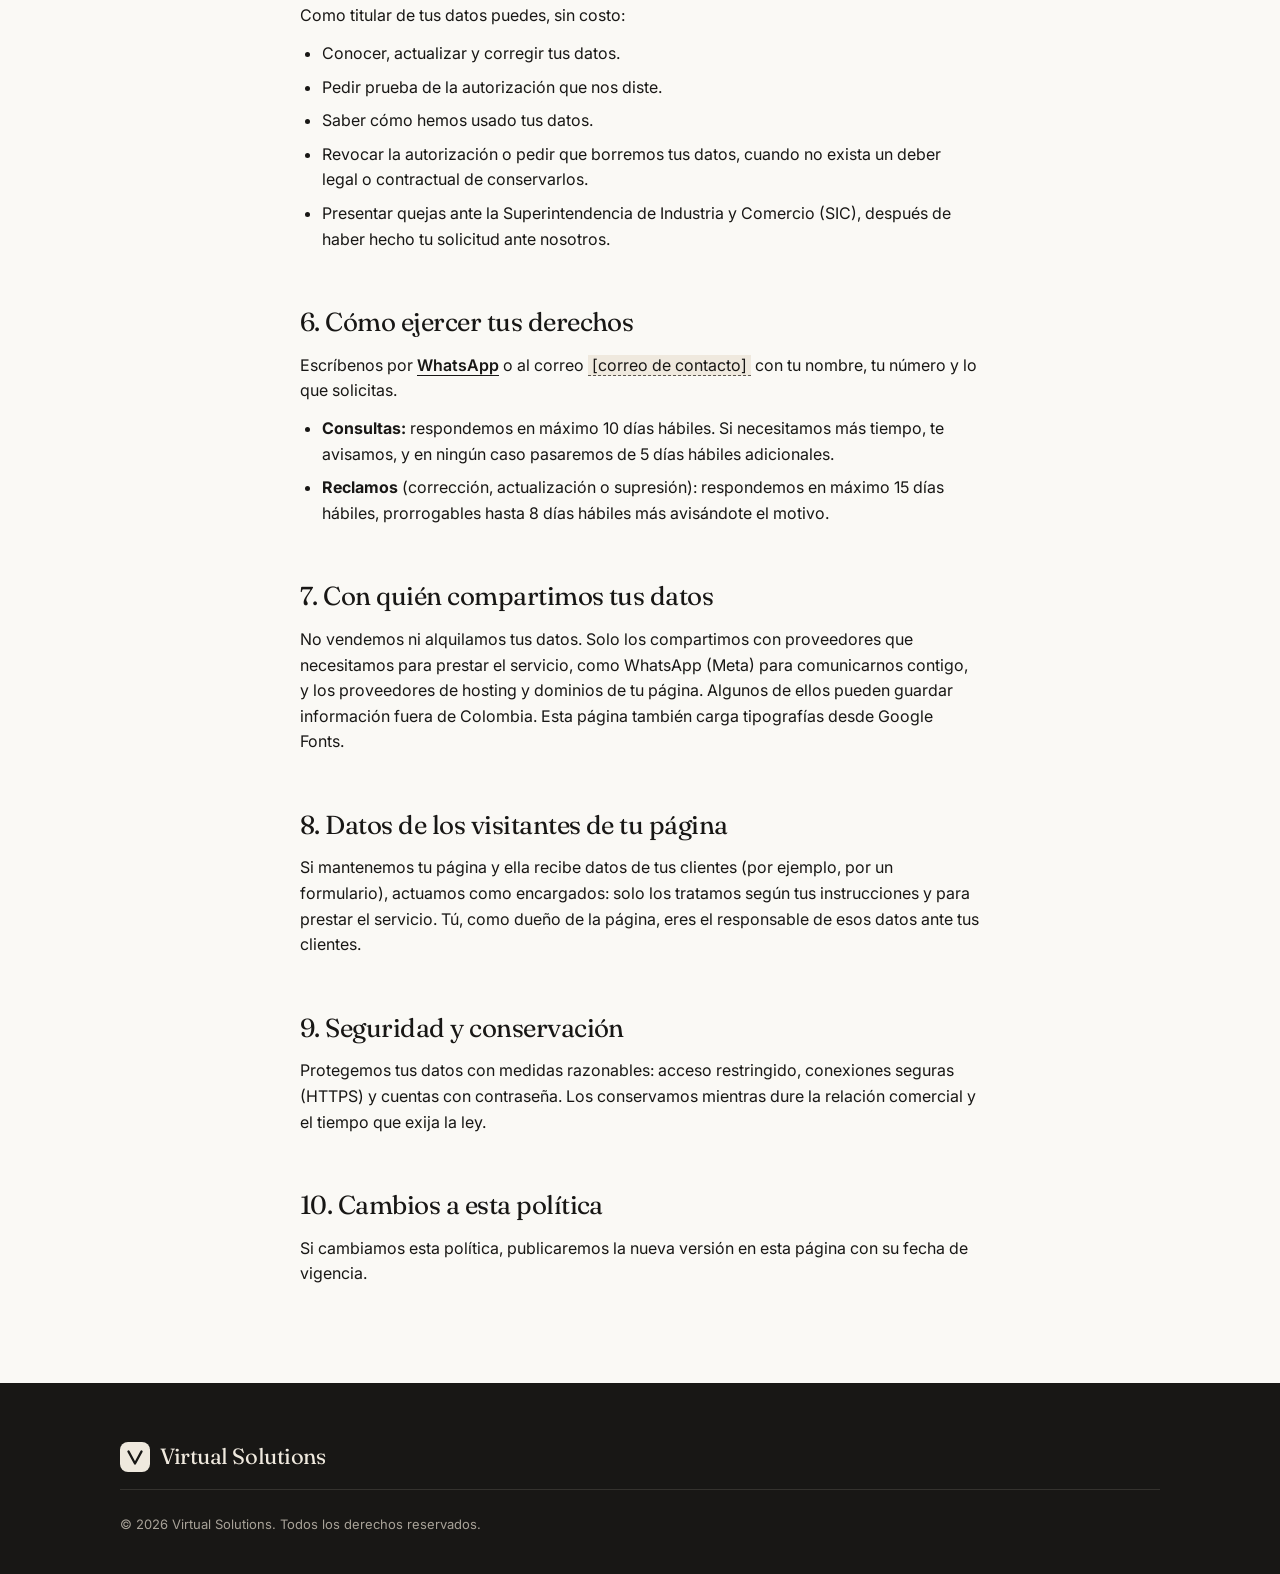
<file: politica-datos.html>
<!doctype html>
<html lang="es-CO">
<head>
  <meta charset="utf-8">
  <meta name="viewport" content="width=device-width, initial-scale=1">
  <title>Política de tratamiento de datos · Virtual Solutions</title>
  <meta name="description" content="Política de tratamiento de datos personales de Virtual Solutions, conforme a la Ley 1581 de 2012.">
  <meta name="theme-color" content="#faf9f5">
  <link rel="icon" href="data:image/svg+xml,%3Csvg xmlns='http://www.w3.org/2000/svg' viewBox='0 0 32 32'%3E%3Crect width='32' height='32' rx='8' fill='%23181715'/%3E%3Cpath d='M9 10l7 13 7-13' fill='none' stroke='%23faf9f5' stroke-width='2.4' stroke-linecap='round' stroke-linejoin='round'/%3E%3C/svg%3E">

  <link rel="preconnect" href="https://fonts.googleapis.com">
  <link rel="preconnect" href="https://fonts.gstatic.com" crossorigin>
  <link href="https://fonts.googleapis.com/css2?family=Fraunces:opsz,wght@9..144,400&family=Inter:wght@400;600&display=swap" rel="stylesheet">
  <link rel="stylesheet" href="styles.css">
</head>
<body>

  <!-- Íconos reutilizables -->
  <svg width="0" height="0" style="position:absolute" aria-hidden="true">
    <symbol id="i-whatsapp" viewBox="0 0 24 24">
      <path fill="currentColor" d="M12.04 2C6.58 2 2.13 6.45 2.13 11.91c0 1.75.46 3.45 1.32 4.95L2.05 22l5.25-1.38a9.9 9.9 0 0 0 4.74 1.21c5.46 0 9.91-4.45 9.91-9.91C21.95 6.45 17.5 2 12.04 2Zm0 18.15c-1.48 0-2.93-.4-4.2-1.15l-.3-.18-3.12.82.83-3.04-.2-.31a8.23 8.23 0 0 1-1.26-4.38c0-4.54 3.7-8.24 8.25-8.24 4.54 0 8.24 3.7 8.24 8.24 0 4.55-3.7 8.24-8.24 8.24Zm4.52-6.16c-.25-.12-1.47-.72-1.69-.81-.23-.08-.39-.12-.56.13-.17.25-.64.81-.78.97-.14.17-.29.19-.54.06-.25-.12-1.05-.39-1.99-1.23-.74-.66-1.23-1.47-1.38-1.72-.14-.25-.02-.38.11-.51.11-.11.25-.29.37-.43.13-.15.17-.25.25-.42.08-.17.04-.31-.02-.43-.06-.12-.56-1.34-.76-1.84-.2-.48-.41-.42-.56-.43h-.48c-.17 0-.43.06-.66.31-.22.25-.86.85-.86 2.07 0 1.22.89 2.4 1.01 2.56.12.17 1.75 2.67 4.23 3.74.59.26 1.05.41 1.41.52.59.19 1.13.16 1.56.1.48-.07 1.47-.6 1.67-1.18.21-.58.21-1.07.14-1.18-.06-.1-.22-.16-.47-.28Z"/>
    </symbol>
    <symbol id="i-check" viewBox="0 0 24 24">
      <path fill="none" stroke="currentColor" stroke-width="1.75" stroke-linecap="round" stroke-linejoin="round" d="M5 12.5l4.5 4.5L19 7.5"/>
    </symbol>
  </svg>

  <header class="menu">
    <nav class="contenedor" aria-label="Principal">
      <a class="marca" href="index.html"><span class="marca-icono" aria-hidden="true"><svg viewBox="0 0 32 32"><path d="M9 10l7 13 7-13"/></svg></span>Virtual Solutions</a>
      <a class="enlace volver" href="index.html">← Volver al inicio</a>
    </nav>
  </header>

  <main class="seccion banda-crema">
    <article class="contenedor legal">
      <p class="antetitulo">Legal</p>
      <h1>Política de tratamiento de datos personales</h1>
      <p class="vigencia">Vigente desde el 25 de septiembre de 2026 · Ley 1581 de 2012 y Decreto 1377 de 2013 (compilado en el Decreto 1074 de 2015).</p>

      <h2>1. Responsable del tratamiento</h2>
      <div class="ficha">
        <p><strong>Nombre:</strong> Virtual Solutions · <span class="pendiente">[nombre completo o razón social]</span></p>
        <p><strong>Identificación:</strong> <span class="pendiente">[C.C. o NIT]</span></p>
        <p><strong>Domicilio:</strong> <span class="pendiente">[ciudad y dirección]</span>, Colombia</p>
        <p><strong>WhatsApp:</strong> 301 663 1593</p>
        <p><strong>Correo:</strong> <span class="pendiente">[correo de contacto]</span></p>
      </div>

      <h2>2. Qué datos recogemos</h2>
      <p>Solo los que tú nos das cuando nos escribes o contratas un servicio:</p>
      <ul>
        <li>Nombre, número de teléfono y nombre de tu negocio.</li>
        <li>Lo que nos cuentes en la conversación: qué necesitas, contenidos, fotos y textos para tu página.</li>
        <li>Datos de facturación y pago, si contratas un servicio.</li>
      </ul>
      <p>Esta página no tiene formularios ni pide que te registres. No recogemos datos sensibles ni datos de menores de edad.</p>

      <h2>3. Para qué los usamos</h2>
      <ul>
        <li>Responder tus preguntas y enviarte cotizaciones.</li>
        <li>Crear, publicar y mantener tu página web.</li>
        <li>Darte soporte y avisarte sobre tu servicio (renovaciones, cambios, mantenimiento).</li>
        <li>Facturar y cumplir obligaciones legales y contables.</li>
        <li>Enviarte novedades u ofertas, solo si nos autorizas. Puedes pedir que paremos en cualquier momento.</li>
      </ul>

      <h2>4. Autorización</h2>
      <p>Al escribirnos por WhatsApp desde esta página y enviarnos tus datos, nos autorizas a tratarlos para las finalidades de esta política. Guardamos la conversación como prueba de esa autorización.</p>

      <h2>5. Tus derechos</h2>
      <p>Como titular de tus datos puedes, sin costo:</p>
      <ul>
        <li>Conocer, actualizar y corregir tus datos.</li>
        <li>Pedir prueba de la autorización que nos diste.</li>
        <li>Saber cómo hemos usado tus datos.</li>
        <li>Revocar la autorización o pedir que borremos tus datos, cuando no exista un deber legal o contractual de conservarlos.</li>
        <li>Presentar quejas ante la Superintendencia de Industria y Comercio (SIC), después de haber hecho tu solicitud ante nosotros.</li>
      </ul>

      <h2>6. Cómo ejercer tus derechos</h2>
      <p>Escríbenos por <a class="enlace" href="https://wa.me/573016631593?text=Hola%2C%20vi%20su%20p%C3%A1gina%20web%20y%20quiero%20m%C3%A1s%20informaci%C3%B3n.%0A%0AMi%20nombre%20es%3A%20%0AMi%20negocio%20es%3A%20%0AMe%20interesa%3A%20crear%20mi%20p%C3%A1gina%20%2F%20mantenimiento%20%2F%20ambos" target="_blank" rel="noopener">WhatsApp</a> o al correo <span class="pendiente">[correo de contacto]</span> con tu nombre, tu número y lo que solicitas.</p>
      <ul>
        <li><strong>Consultas:</strong> respondemos en máximo 10 días hábiles. Si necesitamos más tiempo, te avisamos, y en ningún caso pasaremos de 5 días hábiles adicionales.</li>
        <li><strong>Reclamos</strong> (corrección, actualización o supresión): respondemos en máximo 15 días hábiles, prorrogables hasta 8 días hábiles más avisándote el motivo.</li>
      </ul>

      <h2>7. Con quién compartimos tus datos</h2>
      <p>No vendemos ni alquilamos tus datos. Solo los compartimos con proveedores que necesitamos para prestar el servicio, como WhatsApp (Meta) para comunicarnos contigo, y los proveedores de hosting y dominios de tu página. Algunos de ellos pueden guardar información fuera de Colombia. Esta página también carga tipografías desde Google Fonts.</p>

      <h2>8. Datos de los visitantes de tu página</h2>
      <p>Si mantenemos tu página y ella recibe datos de tus clientes (por ejemplo, por un formulario), actuamos como encargados: solo los tratamos según tus instrucciones y para prestar el servicio. Tú, como dueño de la página, eres el responsable de esos datos ante tus clientes.</p>

      <h2>9. Seguridad y conservación</h2>
      <p>Protegemos tus datos con medidas razonables: acceso restringido, conexiones seguras (HTTPS) y cuentas con contraseña. Los conservamos mientras dure la relación comercial y el tiempo que exija la ley.</p>

      <h2>10. Cambios a esta política</h2>
      <p>Si cambiamos esta política, publicaremos la nueva versión en esta página con su fecha de vigencia.</p>
    </article>
  </main>

  <footer class="pie banda-oscura">
    <div class="contenedor">
      <a class="marca" href="index.html"><span class="marca-icono" aria-hidden="true"><svg viewBox="0 0 32 32"><path d="M9 10l7 13 7-13"/></svg></span>Virtual Solutions</a>
      <p class="pie-legal">© 2026 Virtual Solutions. Todos los derechos reservados.</p>
    </div>
  </footer>

</body>
</html>
</file>
<file: styles.css>
/* ==========================================================
   Virtual Solutions — página de ventas
   Mobile first · editorial cálido · sin frameworks
   ========================================================== */

:root {
  --crema: #faf9f5;
  --beige: #efe9de;
  --oscuro: #181715;
  --acento: #c8663f;

  --texto: #181715;
  --texto-suave: #5c5850;
  --linea: #ddd5c6;

  --texto-oscuro: #efe9de;       /* texto sobre banda oscura */
  --texto-oscuro-suave: #a8a298;
  --linea-oscura: #34322e;

  --serif: "Fraunces", Georgia, "Times New Roman", serif;
  --sans: "Inter", system-ui, -apple-system, "Segoe UI", Roboto, sans-serif;

  --seccion: 96px;
  --gutter: 20px;
  --ancho: 1120px;
  --radio: 14px;
}

*,
*::before,
*::after { box-sizing: border-box; }

html { scroll-behavior: smooth; -webkit-text-size-adjust: 100%; }

body {
  margin: 0;
  background: var(--crema);
  color: var(--texto);
  font-family: var(--sans);
  font-size: 16px;
  line-height: 1.6;
  -webkit-font-smoothing: antialiased;
}

img { max-width: 100%; display: block; }
a { color: inherit; }

h1, h2, h3 {
  font-family: var(--serif);
  font-weight: 400;
  letter-spacing: -0.02em;
  line-height: 1.1;
  margin: 0;
}
h1 { font-size: clamp(2.5rem, 9vw, 4.75rem); }
h2 { font-size: clamp(2rem, 6.5vw, 3.25rem); }
h3 { font-size: 1.5rem; line-height: 1.2; }

p { margin: 0; }

.contenedor {
  width: 100%;
  max-width: var(--ancho);
  margin: 0 auto;
  padding: 0 var(--gutter);
}

.seccion { padding: var(--seccion) 0; }

/* Bandas */
.banda-crema  { background: var(--crema); }
.banda-beige  { background: var(--beige); }
.banda-oscura { background: var(--oscuro); color: var(--texto-oscuro); }
.banda-coral  { background: var(--acento); color: var(--oscuro); }

.antetitulo {
  font-size: 0.8125rem;
  font-weight: 600;
  letter-spacing: 0.08em;
  text-transform: uppercase;
  color: var(--texto-suave);
  margin-bottom: 16px;
}
.banda-oscura .antetitulo { color: var(--texto-oscuro-suave); }

.encabezado { max-width: 680px; margin-bottom: 48px; }
.encabezado p { margin-top: 16px; font-size: 1.0625rem; color: var(--texto-suave); }
.banda-oscura .encabezado p { color: var(--texto-oscuro-suave); }

/* Botones — único uso del acento junto con la banda final */
.boton {
  display: inline-flex;
  align-items: center;
  justify-content: center;
  gap: 10px;
  min-height: 52px;
  padding: 14px 26px;
  border-radius: 999px;
  background: var(--acento);
  color: var(--oscuro);
  font-family: var(--sans);
  font-size: 1rem;
  font-weight: 600;
  text-decoration: none;
  border: 1px solid var(--acento);
  transition: background-color .2s ease, transform .2s ease;
}
.boton:hover { background: #b85a35; border-color: #b85a35; }
.boton:active { transform: translateY(1px); }
.boton:focus-visible,
.enlace:focus-visible,
summary:focus-visible {
  outline: 2px solid var(--oscuro);
  outline-offset: 3px;
}
.banda-oscura .boton:focus-visible { outline-color: var(--texto-oscuro); }

.boton-bloque { width: 100%; }

.boton-invertido {
  background: var(--oscuro);
  border-color: var(--oscuro);
  color: var(--crema);
}
.boton-invertido:hover { background: #2a2825; border-color: #2a2825; }

.boton svg { width: 20px; height: 20px; flex: none; }

.enlace {
  font-weight: 600;
  text-decoration: underline;
  text-underline-offset: 4px;
  text-decoration-thickness: 1px;
}

/* ---------- Menú ---------- */
.menu {
  position: sticky;
  top: 0;
  z-index: 10;
  background: var(--crema);
  border-bottom: 1px solid var(--linea);
}
.menu .contenedor {
  display: flex;
  align-items: center;
  justify-content: space-between;
  gap: 16px;
  min-height: 68px;
}
.marca {
  display: inline-flex;
  align-items: center;
  gap: 10px;
  font-family: var(--serif);
  font-size: 1.375rem;
  letter-spacing: -0.02em;
  text-decoration: none;
}
.menu-enlaces { display: none; }
.menu .boton { min-height: 42px; padding: 9px 18px; font-size: .9375rem; }

/* ---------- Héroe ---------- */
.heroe { padding-top: 72px; }
.heroe h1 { max-width: 13ch; }
.heroe .lead {
  margin-top: 24px;
  max-width: 540px;
  font-size: 1.125rem;
  color: var(--texto-suave);
}
.heroe-acciones {
  margin-top: 36px;
  display: flex;
  flex-direction: column;
  gap: 16px;
  align-items: stretch;
}
.heroe-acciones .enlace { text-align: center; }
.heroe-sellos {
  list-style: none;
  margin: 28px 0 0;
  padding: 0;
  display: flex;
  flex-wrap: wrap;
  gap: 10px 20px;
  font-size: .875rem;
  color: var(--texto-suave);
}
.heroe-sellos li { display: inline-flex; align-items: center; gap: 6px; }
.heroe-sellos svg { width: 16px; height: 16px; color: var(--texto); }

/* ---------- Problema ---------- */
.problemas {
  list-style: none;
  margin: 0;
  padding: 0;
  display: grid;
  gap: 0;
}
.problemas li {
  display: grid;
  grid-template-columns: 40px 1fr;
  gap: 12px;
  padding: 24px 0;
  border-top: 1px solid var(--linea-oscura);
  font-size: 1.0625rem;
}
.problemas li:last-child { border-bottom: 1px solid var(--linea-oscura); }
.problemas .num {
  font-family: var(--serif);
  color: var(--texto-oscuro-suave);
}
.problema-cierre {
  margin-top: 40px;
  font-family: var(--serif);
  font-size: 1.5rem;
  letter-spacing: -0.02em;
  line-height: 1.3;
  max-width: 28ch;
}

/* ---------- Beneficios ---------- */
.rejilla-3 { display: grid; gap: 20px; }
.tarjeta {
  background: var(--beige);
  border-radius: var(--radio);
  padding: 32px 28px;
}
.banda-beige .tarjeta { background: var(--crema); }
.tarjeta .icono {
  width: 44px;
  height: 44px;
  margin-bottom: 24px;
  color: var(--oscuro);
}
.tarjeta h3 { margin-bottom: 12px; }
.tarjeta p { color: var(--texto-suave); }

/* ---------- Pasos ---------- */
.pasos {
  list-style: none;
  margin: 0;
  padding: 0;
  display: grid;
  gap: 40px;
  counter-reset: paso;
}
.pasos li { counter-increment: paso; border-top: 1px solid var(--oscuro); padding-top: 24px; }
.pasos li::before {
  content: "0" counter(paso);
  display: block;
  font-family: var(--serif);
  font-size: 3rem;
  letter-spacing: -0.02em;
  line-height: 1;
  margin-bottom: 20px;
}
.pasos h3 { margin-bottom: 10px; }
.pasos p { color: var(--texto-suave); }
.pasos .dia {
  display: inline-block;
  margin-top: 16px;
  font-size: .8125rem;
  font-weight: 600;
  letter-spacing: .06em;
  text-transform: uppercase;
}

/* ---------- Portafolio ---------- */
.portafolio { display: grid; gap: 32px; }
.proyecto { text-decoration: none; display: block; }
.maqueta {
  border-radius: var(--radio);
  background: var(--beige);
  padding: 14px 16px 16px;
  border: 1px solid var(--linea);
}
.proyecto-info { margin-top: 16px; display: flex; justify-content: space-between; gap: 12px; align-items: baseline; }
.proyecto-info h3 { font-size: 1.25rem; }
.proyecto-info p { font-size: .875rem; color: var(--texto-suave); text-align: right; }
.proyecto-resultado { margin-top: 6px; font-size: .9375rem; color: var(--texto-suave); }

/* ---------- Precios ---------- */
.planes { display: grid; gap: 20px; align-items: start; }
.plan {
  background: var(--crema);
  border: 1px solid var(--linea);
  border-radius: var(--radio);
  padding: 32px 28px;
  display: flex;
  flex-direction: column;
}
.plan-destacado {
  background: var(--oscuro);
  color: var(--texto-oscuro);
  border-color: var(--oscuro);
}
.etiqueta {
  align-self: flex-start;
  font-size: .75rem;
  font-weight: 600;
  letter-spacing: .08em;
  text-transform: uppercase;
  border: 1px solid currentColor;
  border-radius: 999px;
  padding: 4px 12px;
  margin-bottom: 20px;
}
.plan h3 { margin-bottom: 8px; }
.plan-desc { color: var(--texto-suave); font-size: .9375rem; }
.plan-destacado .plan-desc { color: var(--texto-oscuro-suave); }
.precio {
  margin: 28px 0 4px;
  font-family: var(--serif);
  font-size: 2.75rem;
  letter-spacing: -0.02em;
  line-height: 1;
}
.precio small { font-family: var(--sans); font-size: .9375rem; letter-spacing: 0; }
.precio-nota { font-size: .875rem; color: var(--texto-suave); }
.plan-destacado .precio-nota { color: var(--texto-oscuro-suave); }
.plan ul {
  list-style: none;
  margin: 28px 0 32px;
  padding: 0;
  display: grid;
  gap: 14px;
}
.plan li { display: grid; grid-template-columns: 22px 1fr; gap: 10px; }
.plan li svg { width: 20px; height: 20px; margin-top: 3px; }
.garantia { margin-top: 32px; text-align: center; font-size: .9375rem; color: var(--texto-suave); }

/* ---------- Preguntas frecuentes ---------- */
.faq { max-width: 760px; }
.faq details { border-top: 1px solid var(--linea); }
.faq details:last-child { border-bottom: 1px solid var(--linea); }
.faq summary {
  list-style: none;
  cursor: pointer;
  padding: 24px 0;
  display: flex;
  justify-content: space-between;
  align-items: center;
  gap: 20px;
  font-family: var(--serif);
  font-size: 1.25rem;
  letter-spacing: -0.02em;
  line-height: 1.3;
}
.faq summary::-webkit-details-marker { display: none; }
.faq summary::after {
  content: "+";
  flex: none;
  font-family: var(--sans);
  font-size: 1.5rem;
  font-weight: 300;
  transition: transform .2s ease;
}
.faq details[open] summary::after { transform: rotate(45deg); }
.faq details p { padding: 0 0 24px; color: var(--texto-suave); max-width: 62ch; }

/* ---------- Llamado final ---------- */
.final { text-align: left; }
.final h2 { max-width: 16ch; }
.final p { margin-top: 20px; font-size: 1.125rem; max-width: 520px; }
.final .boton { margin-top: 36px; }
.final .nota { margin-top: 16px; font-size: .875rem; }

/* ---------- Pie ---------- */
.pie { padding: 56px 0 40px; font-size: .9375rem; }
.pie-grid { display: grid; gap: 32px; }
.pie .marca { color: var(--texto-oscuro); }
.pie p { color: var(--texto-oscuro-suave); margin-top: 10px; max-width: 32ch; }
.pie h4 {
  margin: 0 0 12px;
  font-size: .8125rem;
  font-weight: 600;
  letter-spacing: .08em;
  text-transform: uppercase;
  color: var(--texto-oscuro-suave);
}
.pie ul { list-style: none; margin: 0; padding: 0; display: grid; gap: 8px; }
.pie a { text-decoration: none; }
.pie a:hover { text-decoration: underline; text-underline-offset: 4px; }
.pie-legal {
  margin-top: 48px;
  padding-top: 24px;
  border-top: 1px solid var(--linea-oscura);
  color: var(--texto-oscuro-suave);
  font-size: .8125rem;
}

/* ---------- Botón flotante de WhatsApp (solo celular) ---------- */
.flotante {
  position: fixed;
  right: 16px;
  bottom: 16px;
  z-index: 20;
  width: 56px;
  height: 56px;
  min-height: 0;
  padding: 0;
  border-radius: 50%;
}
.flotante svg { width: 26px; height: 26px; }

/* ==========================================================
   Tableta y escritorio
   ========================================================== */
@media (min-width: 640px) {
  :root { --gutter: 32px; }
  .heroe-acciones { flex-direction: row; align-items: center; gap: 28px; }
  .boton-bloque { width: auto; }
  .portafolio { grid-template-columns: 1fr 1fr; }
  .pie-grid { grid-template-columns: 1.6fr 1fr 1fr 1.2fr; }
}

@media (min-width: 900px) {
  :root { --gutter: 40px; }
  .menu-enlaces {
    display: flex;
    gap: 28px;
    list-style: none;
    margin: 0 auto 0 0;
    padding: 0 0 0 48px;
    font-size: .9375rem;
  }
  .menu-enlaces a { text-decoration: none; color: var(--texto-suave); }
  .menu-enlaces a:hover { color: var(--texto); }

  .heroe { padding-top: 120px; }
  .problema-grid { display: grid; grid-template-columns: 1fr 1.2fr; gap: 64px; align-items: start; }
  .problema-grid .encabezado { margin-bottom: 0; position: sticky; top: 120px; }
  .rejilla-3,
  .pasos,
  .planes { grid-template-columns: repeat(3, 1fr); }
  .portafolio { grid-template-columns: repeat(3, 1fr); }
  .plan-destacado { transform: translateY(-12px); }
  .flotante { display: none; }
}

@media (prefers-reduced-motion: reduce) {
  html { scroll-behavior: auto; }
  * { transition: none !important; }
}

/* ---------- Comparación completa ---------- */
.comparar { margin-top: 40px; }
.comparar > summary {
  cursor: pointer;
  list-style: none;
  display: inline-flex;
  align-items: center;
  gap: 10px;
  font-weight: 600;
  text-decoration: underline;
  text-underline-offset: 4px;
  text-decoration-thickness: 1px;
}
.comparar > summary::-webkit-details-marker { display: none; }
.comparar > summary::after { content: "+"; font-weight: 300; font-size: 1.25rem; text-decoration: none; }
.comparar[open] > summary::after { content: "−"; }

.tabla-scroll {
  margin-top: 24px;
  overflow-x: auto;
  -webkit-overflow-scrolling: touch;
  border: 1px solid var(--linea);
  border-radius: var(--radio);
  background: var(--crema);
}
.tabla-planes {
  width: 100%;
  min-width: 620px;
  border-collapse: collapse;
  font-size: .875rem;
}
.tabla-planes th,
.tabla-planes td {
  padding: 14px 16px;
  text-align: left;
  vertical-align: top;
  border-bottom: 1px solid var(--linea);
}
.tabla-planes tbody tr:last-child th,
.tabla-planes tbody tr:last-child td { border-bottom: 0; }
.tabla-planes thead th {
  font-family: var(--serif);
  font-weight: 400;
  font-size: 1.125rem;
  letter-spacing: -0.02em;
  line-height: 1.2;
}
.tabla-planes thead small { font-family: var(--sans); font-size: .8125rem; letter-spacing: 0; color: var(--texto-suave); }
.tabla-planes tbody th { font-weight: 400; color: var(--texto-suave); width: 34%; }
.tabla-planes .col-pro { background: var(--beige); }
.tabla-planes .si { font-weight: 600; }
.tabla-planes .no { color: var(--linea); }
.tabla-nota { margin-top: 12px; font-size: .8125rem; color: var(--texto-suave); }
.sr { position: absolute; width: 1px; height: 1px; overflow: hidden; clip: rect(0 0 0 0); white-space: nowrap; }

/* ---------- Logo ---------- */
.marca-icono {
  width: 30px;
  height: 30px;
  border-radius: 8px;
  background: var(--oscuro);
  display: grid;
  place-items: center;
  flex: none;
}
.marca-icono svg { width: 30px; height: 30px; }
.marca-icono path { fill: none; stroke: var(--crema); stroke-width: 2.4; stroke-linecap: round; stroke-linejoin: round; }
.pie .marca-icono { background: var(--texto-oscuro); }
.pie .marca-icono path { stroke: var(--oscuro); }

/* ---------- Héroe: visual ---------- */
.heroe-visual { position: relative; margin-top: 56px; padding-bottom: 72px; }
.navegador {
  border: 1px solid var(--linea);
  border-radius: var(--radio);
  background: var(--beige);
  padding: 12px 14px 14px;
}
.navegador-barra { display: flex; align-items: center; gap: 6px; margin-bottom: 12px; }
.navegador-barra i { width: 8px; height: 8px; border-radius: 50%; background: var(--linea); }
.navegador-barra .url {
  margin-left: 10px;
  flex: 1;
  font-size: .75rem;
  color: var(--texto-suave);
  background: var(--crema);
  border-radius: 999px;
  padding: 3px 12px;
}

.mini-sitio {
  border-radius: 8px;
  padding: 16px 18px 18px;
  display: flex;
  flex-direction: column;
  gap: 10px;
}
.ms-nav { display: flex; align-items: center; gap: 8px; margin-bottom: 14px; }
.ms-nav b { width: 18px; height: 18px; border-radius: 5px; background: currentColor; margin-right: auto; }
.ms-nav span { width: 28px; height: 5px; border-radius: 3px; background: currentColor; opacity: .35; }
.ms-titulo {
  font-family: var(--serif);
  font-size: 1.375rem;
  letter-spacing: -0.02em;
  line-height: 1.15;
  max-width: 14ch;
}
.ms-linea { display: block; height: 6px; width: 75%; border-radius: 3px; background: currentColor; opacity: .3; }
.ms-linea.corta { width: 50%; }
.ms-boton { display: block; width: 96px; height: 26px; border-radius: 999px; background: currentColor; margin-top: 4px; }
.ms-fotos { display: grid; grid-template-columns: repeat(3, 1fr); gap: 8px; margin-top: 10px; }
.ms-fotos i { aspect-ratio: 1; border-radius: 6px; background: currentColor; opacity: .14; }

.ms-oscuro { background: var(--oscuro); color: var(--beige); }
.ms-arena  { background: #dcd0bb; color: var(--oscuro); }
.ms-claro  { background: var(--crema); color: var(--oscuro); border: 1px solid var(--linea); }

.estado {
  position: absolute;
  right: 12px;
  bottom: 0;
  width: min(270px, 82%);
  background: var(--crema);
  border: 1px solid var(--linea);
  border-radius: var(--radio);
  padding: 16px 18px;
  box-shadow: 0 1px 2px rgba(24, 23, 21, .06);
}
.estado-titulo {
  font-size: .75rem;
  font-weight: 600;
  letter-spacing: .08em;
  text-transform: uppercase;
  color: var(--texto-suave);
  margin-bottom: 10px;
}
.estado ul { list-style: none; margin: 0; padding: 0; display: grid; gap: 8px; font-size: .875rem; }
.estado li { display: flex; align-items: center; gap: 8px; }
.estado svg {
  width: 18px; height: 18px; flex: none;
  padding: 2px;
  border-radius: 50%;
  background: var(--oscuro);
  color: var(--crema);
}

/* ---------- Confianza ---------- */
.confianza { display: grid; gap: 48px; }
.confianza-num {
  font-family: var(--serif);
  font-size: clamp(4.5rem, 22vw, 7.5rem);
  letter-spacing: -0.02em;
  line-height: .9;
}
.confianza-texto {
  margin-top: 16px;
  max-width: 20ch;
  font-size: clamp(1.5rem, 5.5vw, 2.25rem);
  line-height: 1.2;
}
.garantias { list-style: none; margin: 0; padding: 0; display: grid; }
.garantias li {
  display: grid;
  gap: 4px;
  padding: 20px 0;
  border-top: 1px solid var(--oscuro);
}
.garantias li:last-child { border-bottom: 1px solid var(--linea); }
.garantias li + li { border-top-color: var(--linea); }
.garantias strong {
  font-family: var(--serif);
  font-weight: 400;
  font-size: 1.375rem;
  letter-spacing: -0.02em;
}
.garantias span { color: var(--texto-suave); }

@media (min-width: 900px) {
  .heroe-grid { display: grid; grid-template-columns: 1.05fr 1fr; gap: 64px; align-items: center; }
  .heroe-visual { margin-top: 0; }
  .confianza { grid-template-columns: 1fr 1fr; gap: 80px; align-items: end; }
}
.maqueta .ms-titulo { min-height: 3.45em; }

/* ---------- Aviso de datos ---------- */
.final .aviso { margin-top: 8px; max-width: 520px; font-size: .8125rem; }
.final .aviso a { font-weight: 600; text-underline-offset: 3px; }

/* ---------- Página legal ---------- */
.legal { max-width: 760px; }
.legal h1 { font-size: clamp(2.25rem, 7vw, 3.5rem); }
.legal .vigencia { margin-top: 16px; color: var(--texto-suave); font-size: .9375rem; }
.legal h2 { font-size: 1.625rem; margin: 56px 0 16px; }
.legal p, .legal li { color: var(--texto); }
.legal p + p { margin-top: 12px; }
.legal ul, .legal ol { margin: 12px 0 0; padding-left: 22px; display: grid; gap: 8px; }
.legal .ficha {
  margin-top: 16px;
  border: 1px solid var(--linea);
  border-radius: var(--radio);
  background: var(--beige);
  padding: 20px 22px;
  display: grid;
  gap: 6px;
}
.pendiente { background: var(--beige); border-bottom: 1px dashed var(--texto-suave); padding: 0 4px; }
.ficha .pendiente { background: var(--crema); }
.volver { font-size: .9375rem; }
.pie .pie-legal { max-width: none; }
</file>
<file: smokeshop/styles.css>
/* ==========================================================
   La Casa del Blunt — smoke shop
   Mobile first · oscuro con verde neón y amarillo · sin frameworks
   ========================================================== */

:root {
  --negro: #0b0a08;
  --carbon: #15130f;
  --carbon-2: #1d1a15;
  --madera: #2e1d10;

  --verde: #7dc242;
  --neon: #a6ff4d;
  --amarillo: #f6c700;

  --texto: #f3f1ea;
  --texto-suave: #b4ad9e;
  --linea: #2e2a22;

  --display: "Anton", Impact, "Arial Narrow", sans-serif;
  --sans: "Barlow", system-ui, -apple-system, "Segoe UI", Roboto, sans-serif;
  --script: "Kaushan Script", "Brush Script MT", cursive;

  --seccion: 72px;
  --gutter: 16px;
  --ancho: 1200px;
  --radio: 12px;
}

*,
*::before,
*::after { box-sizing: border-box; }

html {
  scroll-behavior: smooth;
  -webkit-text-size-adjust: 100%;
  background: var(--negro);
}
html:has(dialog[open]) { overflow: hidden; }

body {
  margin: 0;
  background: var(--negro);
  color: var(--texto);
  font-family: var(--sans);
  font-size: 16px;
  line-height: 1.55;
  -webkit-font-smoothing: antialiased;
}

svg { display: block; }
a { color: inherit; }
button { font: inherit; color: inherit; }
h1, h2, h3, p { margin: 0; }
ul, ol { margin: 0; padding: 0; list-style: none; }

:focus-visible {
  outline: 3px solid var(--amarillo);
  outline-offset: 3px;
}

.contenedor {
  width: 100%;
  max-width: var(--ancho);
  margin: 0 auto;
  padding: 0 var(--gutter);
}

.seccion {
  padding: var(--seccion) 0;
  scroll-margin-top: 64px;
}
.banda-carbon { background: var(--carbon); }

/* Textura desgastada para títulos, como letra impresa */
.grunge {
  -webkit-mask-image: url("data:image/svg+xml,%3Csvg xmlns='http://www.w3.org/2000/svg' width='260' height='260'%3E%3Cfilter id='g'%3E%3CfeTurbulence type='fractalNoise' baseFrequency='.5' numOctaves='3' stitchTiles='stitch'/%3E%3CfeColorMatrix values='0 0 0 0 0 0 0 0 0 0 0 0 0 0 0 0 0 0 -10 7.6'/%3E%3C/filter%3E%3Crect width='100%25' height='100%25' filter='url(%23g)'/%3E%3C/svg%3E");
          mask-image: url("data:image/svg+xml,%3Csvg xmlns='http://www.w3.org/2000/svg' width='260' height='260'%3E%3Cfilter id='g'%3E%3CfeTurbulence type='fractalNoise' baseFrequency='.5' numOctaves='3' stitchTiles='stitch'/%3E%3CfeColorMatrix values='0 0 0 0 0 0 0 0 0 0 0 0 0 0 0 0 0 0 -10 7.6'/%3E%3C/filter%3E%3Crect width='100%25' height='100%25' filter='url(%23g)'/%3E%3C/svg%3E");
  -webkit-mask-size: 260px;
          mask-size: 260px;
}

.antetitulo {
  display: inline-flex;
  align-items: center;
  gap: 10px;
  font-size: 0.8125rem;
  font-weight: 700;
  letter-spacing: 0.14em;
  text-transform: uppercase;
  color: var(--verde);
}
.antetitulo span { color: var(--amarillo); }

/* ================= BOTONES ================= */
.boton {
  display: inline-flex;
  align-items: center;
  justify-content: center;
  gap: 10px;
  min-height: 48px;
  padding: 12px 24px;
  border: 2px solid var(--verde);
  border-radius: 999px;
  background: var(--verde);
  color: var(--negro);
  font-size: 0.9375rem;
  font-weight: 700;
  letter-spacing: 0.06em;
  text-transform: uppercase;
  text-decoration: none;
  cursor: pointer;
  transition: background 0.2s, border-color 0.2s, color 0.2s, box-shadow 0.2s;
}
.boton:hover {
  background: var(--neon);
  border-color: var(--neon);
  box-shadow: 0 0 24px rgba(166, 255, 77, 0.35);
}
.boton svg { width: 20px; height: 20px; flex: none; }
.boton-bloque { width: 100%; }

.boton-fantasma {
  background: transparent;
  border-color: rgba(243, 241, 234, 0.3);
  color: var(--texto);
}
.boton-fantasma:hover {
  background: transparent;
  border-color: var(--verde);
  color: var(--verde);
  box-shadow: none;
}
.boton-fantasma svg { color: var(--verde); }

.boton[aria-disabled="true"] {
  opacity: 0.4;
  pointer-events: none;
}

.enlace-boton {
  background: none;
  border: 0;
  padding: 8px;
  color: var(--texto-suave);
  font-size: 0.875rem;
  text-decoration: underline;
  text-underline-offset: 3px;
  cursor: pointer;
}
.enlace-boton:hover { color: var(--texto); }

/* ================= MENÚ ================= */
.menu {
  position: sticky;
  top: 0;
  z-index: 20;
  background: rgba(11, 10, 8, 0.88);
  -webkit-backdrop-filter: blur(10px);
          backdrop-filter: blur(10px);
  border-bottom: 1px solid var(--linea);
}
.menu nav {
  display: flex;
  align-items: center;
  justify-content: space-between;
  gap: 16px;
  min-height: 64px;
}

.marca {
  display: inline-flex;
  align-items: center;
  gap: 8px;
  text-decoration: none;
}
.marca-casa {
  width: 40px;
  height: 33px;
  flex: none;
  color: var(--neon);
  filter: drop-shadow(0 0 4px rgba(166, 255, 77, 0.8));
}
.marca-texto {
  font-family: var(--script);
  font-size: 1.375rem;
  line-height: 1.1;
  color: #dcffb8;
  text-shadow: 0 0 6px rgba(166, 255, 77, 0.8), 0 0 18px rgba(125, 194, 66, 0.55);
  white-space: nowrap;
}

.menu-enlaces { display: none; }

.boton-carrito {
  display: inline-flex;
  align-items: center;
  gap: 8px;
  min-height: 44px;
  padding: 8px 16px;
  border: 1px solid var(--linea);
  border-radius: 999px;
  background: var(--carbon-2);
  font-size: 0.8125rem;
  font-weight: 700;
  letter-spacing: 0.06em;
  text-transform: uppercase;
  cursor: pointer;
  transition: border-color 0.2s;
}
.boton-carrito:hover { border-color: var(--verde); }
.boton-carrito svg { width: 20px; height: 20px; color: var(--verde); }

.contador {
  display: inline-grid;
  place-items: center;
  min-width: 22px;
  height: 22px;
  padding: 0 6px;
  border-radius: 999px;
  background: var(--amarillo);
  color: var(--negro);
  font-size: 0.75rem;
  letter-spacing: 0;
}
.contador[hidden] { display: none; }
.contador.salta { animation: salto 0.4s ease; }

@keyframes salto {
  40% { transform: scale(1.35); }
}

/* ================= HÉROE ================= */
.heroe {
  padding: 40px 0 48px;
  background:
    radial-gradient(55% 45% at 90% 5%, rgba(166, 255, 77, 0.1), transparent 70%),
    radial-gradient(50% 55% at 5% 0%, rgba(255, 170, 60, 0.12), transparent 70%),
    linear-gradient(180deg, #120f0b 0%, var(--negro) 100%);
  overflow: hidden;
}
.heroe-rejilla {
  display: grid;
  gap: 24px;
  align-items: center;
}

.heroe-titulo {
  margin-top: 14px;
  font-family: var(--display);
  font-weight: 400;
  line-height: 0.92;
  text-transform: uppercase;
}
.heroe-titulo .blanco {
  display: block;
  font-size: clamp(2.5rem, 12vw, 4.25rem);
  color: var(--texto);
}
.heroe-titulo .verde {
  display: block;
  font-size: clamp(4rem, 20vw, 7.5rem);
  color: var(--verde);
}

.heroe-sub {
  margin-top: 20px;
  max-width: 36ch;
  font-size: 1.0625rem;
  font-weight: 700;
  line-height: 1.35;
  letter-spacing: 0.03em;
  text-transform: uppercase;
}
.heroe-sub strong { color: var(--amarillo); }

.heroe-acciones {
  display: flex;
  flex-wrap: wrap;
  gap: 12px;
  margin-top: 28px;
}
.heroe-acciones .boton { padding: 12px 20px; }

.heroe-escena svg {
  width: 100%;
  max-width: 560px;
  height: auto;
  margin: 0 auto;
}

/* Barra de categorías */
.categorias {
  display: grid;
  grid-template-columns: repeat(4, 1fr);
  margin-top: 32px;
  border: 1px solid var(--linea);
  border-radius: var(--radio);
  background: rgba(8, 7, 6, 0.75);
  overflow: hidden;
}
.categorias li + li { border-left: 1px solid var(--linea); }
.categorias a {
  display: flex;
  flex-direction: column;
  align-items: center;
  justify-content: center;
  gap: 8px;
  height: 100%;
  padding: 16px 4px;
  font-size: 0.75rem;
  font-weight: 700;
  letter-spacing: 0.08em;
  text-transform: uppercase;
  text-decoration: none;
  transition: background 0.2s, color 0.2s;
}
.categorias a:hover {
  background: rgba(125, 194, 66, 0.1);
  color: var(--verde);
}
.categorias svg { width: 30px; height: 30px; color: var(--verde); }
.categorias-mas { display: none; }

/* ================= SECCIONES DE PRODUCTOS ================= */
.cabecera {
  display: grid;
  gap: 12px;
  max-width: 720px;
  margin-bottom: 32px;
}
.cabecera h2 {
  font-family: var(--display);
  font-size: clamp(2.5rem, 11vw, 4.5rem);
  font-weight: 400;
  line-height: 0.95;
  text-transform: uppercase;
}
.cabecera h2 em {
  display: block;
  font-style: normal;
  color: var(--verde);
}
.cabecera > p:last-child:not(.antetitulo) {
  max-width: 56ch;
  font-size: 1.0625rem;
  color: var(--texto-suave);
}

.productos {
  display: grid;
  grid-template-columns: repeat(2, minmax(0, 1fr));
  gap: 12px;
}

.producto {
  display: flex;
  flex-direction: column;
  border: 1px solid var(--linea);
  border-radius: var(--radio);
  background: var(--carbon-2);
  overflow: hidden;
  transition: border-color 0.2s, transform 0.2s;
}
.banda-carbon .producto { background: var(--negro); }
.producto:hover {
  border-color: rgba(125, 194, 66, 0.55);
  transform: translateY(-3px);
}

.producto-imagen {
  position: relative;
  aspect-ratio: 5 / 4;
  background:
    radial-gradient(65% 55% at 50% 45%, rgba(125, 194, 66, 0.16), transparent 70%),
    linear-gradient(180deg, #1a1712 0%, #100e0b 72%, var(--madera) 100%);
}
.producto-imagen svg { width: 100%; height: 100%; }

.etiqueta {
  position: absolute;
  top: 10px;
  left: 10px;
  padding: 3px 8px;
  border-radius: 4px;
  background: var(--amarillo);
  color: var(--negro);
  font-size: 0.6875rem;
  font-weight: 700;
  letter-spacing: 0.06em;
  text-transform: uppercase;
}

.producto-cuerpo {
  display: flex;
  flex: 1;
  flex-direction: column;
  gap: 4px;
  padding: 14px;
}
.producto-tipo {
  font-size: 0.6875rem;
  font-weight: 700;
  letter-spacing: 0.1em;
  text-transform: uppercase;
  color: var(--verde);
}
.producto h3 {
  font-size: 1rem;
  font-weight: 700;
  line-height: 1.25;
}
.producto-desc {
  font-size: 0.875rem;
  line-height: 1.4;
  color: var(--texto-suave);
}
.precio {
  margin-top: auto;
  padding-top: 10px;
  font-family: var(--display);
  font-size: 1.5rem;
  line-height: 1.1;
  color: var(--amarillo);
}

.boton-agregar {
  display: inline-flex;
  align-items: center;
  justify-content: center;
  gap: 6px;
  width: 100%;
  min-height: 44px;
  margin-top: 10px;
  border: 2px solid var(--verde);
  border-radius: 999px;
  background: transparent;
  color: var(--verde);
  font-size: 0.8125rem;
  font-weight: 700;
  letter-spacing: 0.08em;
  text-transform: uppercase;
  cursor: pointer;
  transition: background 0.2s, color 0.2s;
}
.boton-agregar svg { width: 16px; height: 16px; }
.boton-agregar:hover,
.boton-agregar.agregado {
  background: var(--verde);
  color: var(--negro);
}

/* ================= CÓMO PEDIR ================= */
.pasos {
  display: grid;
  gap: 16px;
  counter-reset: paso;
}
.paso {
  padding: 24px;
  border: 1px solid var(--linea);
  border-radius: var(--radio);
  background: var(--carbon);
}
.paso::before {
  display: block;
  margin-bottom: 12px;
  counter-increment: paso;
  content: "0" counter(paso);
  font-family: var(--display);
  font-size: 3rem;
  line-height: 1;
  color: var(--verde);
}
.paso h3 {
  font-size: 1.125rem;
  font-weight: 700;
  letter-spacing: 0.04em;
  text-transform: uppercase;
}
.paso p {
  margin-top: 6px;
  color: var(--texto-suave);
}

/* ================= MARCAS Y PRÓXIMAMENTE ================= */
.antetitulo-centrado {
  display: flex;
  justify-content: center;
}

.marcas {
  display: flex;
  flex-wrap: wrap;
  justify-content: center;
  align-items: center;
  gap: 16px 36px;
  margin-top: 24px;
  font-size: clamp(1.625rem, 6vw, 2.5rem);
  line-height: 1.1;
}
.marca-smoking { font-family: var(--script); color: #e5423a; }
.marca-blunt { font-family: var(--display); text-transform: uppercase; color: var(--texto); }
.marca-clipper {
  padding: 0 10px;
  border: 2px solid var(--amarillo);
  font-family: var(--display);
  text-transform: uppercase;
  color: var(--amarillo);
}
.marca-ocb { font-family: var(--sans); font-weight: 700; letter-spacing: 0.08em; color: var(--texto); }
.marca-raw { font-family: Georgia, "Times New Roman", serif; font-weight: 700; color: #d0312d; }

.pronto {
  margin-top: 56px;
  padding: 28px 20px;
  border: 1px dashed rgba(125, 194, 66, 0.45);
  border-radius: var(--radio);
  text-align: center;
}
.pronto h2 {
  font-family: var(--display);
  font-size: clamp(1.75rem, 7vw, 2.5rem);
  font-weight: 400;
  text-transform: uppercase;
}
.chips {
  display: flex;
  flex-wrap: wrap;
  justify-content: center;
  gap: 8px;
  margin-top: 16px;
}
.chips li {
  padding: 6px 14px;
  border: 1px solid var(--linea);
  border-radius: 999px;
  background: var(--negro);
  font-size: 0.8125rem;
  font-weight: 600;
  letter-spacing: 0.06em;
  text-transform: uppercase;
  color: var(--texto-suave);
}

/* ================= PIE ================= */
.pie {
  padding: 48px 0 32px;
  border-top: 1px solid var(--linea);
}
.pie-rejilla {
  display: grid;
  gap: 20px;
  justify-items: start;
}
.pie-legal {
  max-width: 48ch;
  font-size: 0.875rem;
  color: var(--texto-suave);
}
.pie-legal strong { color: var(--amarillo); }
.pie-copy {
  margin-top: 32px;
  font-size: 0.8125rem;
  color: var(--texto-suave);
}

/* ================= DIÁLOGOS ================= */
dialog { color: var(--texto); }
dialog::backdrop {
  background: rgba(5, 5, 4, 0.75);
  -webkit-backdrop-filter: blur(6px);
          backdrop-filter: blur(6px);
}

/* Pedido: panel lateral */
.carrito {
  width: min(420px, 100%);
  max-width: none;
  height: 100%;
  max-height: none;
  margin: 0 0 0 auto;
  padding: 0;
  border: 0;
  border-left: 1px solid var(--linea);
  background: var(--carbon);
}
.carrito[open] { animation: deslizar 0.25s ease-out; }

@keyframes deslizar {
  from { transform: translateX(40px); opacity: 0; }
}

.carrito-panel {
  display: flex;
  flex-direction: column;
  height: 100%;
}
.carrito-cabecera {
  display: flex;
  align-items: center;
  justify-content: space-between;
  padding: 14px 20px;
  border-bottom: 1px solid var(--linea);
}
.carrito-cabecera h2 {
  font-family: var(--display);
  font-size: 1.75rem;
  font-weight: 400;
  text-transform: uppercase;
}

.icono-boton {
  display: grid;
  place-items: center;
  width: 44px;
  height: 44px;
  border: 1px solid var(--linea);
  border-radius: 999px;
  background: transparent;
  cursor: pointer;
}
.icono-boton:hover { border-color: var(--verde); }
.icono-boton svg { width: 20px; height: 20px; }

.carrito-cuerpo {
  flex: 1;
  padding: 0 20px;
  overflow-y: auto;
}
.carrito-vacio {
  padding: 48px 0;
  text-align: center;
  color: var(--texto-suave);
}

.linea {
  display: grid;
  grid-template-columns: 1fr auto;
  gap: 10px 12px;
  padding: 16px 0;
  border-bottom: 1px solid var(--linea);
}
.linea-info { grid-column: 1; grid-row: 1; }
.linea-subtotal {
  grid-column: 2;
  grid-row: 1;
  font-weight: 700;
  color: var(--amarillo);
  text-align: right;
}
.linea-nombre { font-weight: 700; line-height: 1.3; }
.linea-precio { font-size: 0.875rem; color: var(--texto-suave); }

.cantidad {
  display: inline-flex;
  grid-column: 1;
  grid-row: 2;
  justify-self: start;
  align-items: center;
  border: 1px solid var(--linea);
  border-radius: 999px;
}
.cantidad button {
  display: grid;
  place-items: center;
  width: 40px;
  height: 40px;
  border: 0;
  border-radius: 999px;
  background: none;
  color: var(--verde);
  cursor: pointer;
}
.cantidad button:hover { background: rgba(125, 194, 66, 0.12); }
.cantidad button svg { width: 16px; height: 16px; }
.cantidad output {
  min-width: 28px;
  font-weight: 700;
  text-align: center;
}

.carrito-pie {
  display: grid;
  gap: 12px;
  padding: 16px 20px 20px;
  border-top: 1px solid var(--linea);
  background: var(--negro);
}
.carrito-total {
  display: flex;
  align-items: baseline;
  justify-content: space-between;
  font-weight: 700;
  letter-spacing: 0.08em;
  text-transform: uppercase;
}
.carrito-total strong {
  font-family: var(--display);
  font-size: 2rem;
  font-weight: 400;
  letter-spacing: 0;
  color: var(--amarillo);
}
.carrito-nota { font-size: 0.8125rem; color: var(--texto-suave); }

/* Verificación de edad */
.edad {
  width: min(440px, calc(100% - 32px));
  padding: 32px 24px;
  border: 1px solid var(--linea);
  border-radius: 16px;
  background: var(--carbon);
  text-align: center;
}
.edad::backdrop {
  background: rgba(5, 5, 4, 0.94);
  -webkit-backdrop-filter: blur(14px);
          backdrop-filter: blur(14px);
}
.edad-casa {
  width: 64px;
  height: 52px;
  margin: 0 auto 6px;
}
.edad .marca-texto { font-size: 1.75rem; }
.edad h2 {
  margin-top: 20px;
  font-family: var(--display);
  font-size: 2.25rem;
  font-weight: 400;
  line-height: 1;
  text-transform: uppercase;
}
.edad p:not(.marca-texto) {
  margin-top: 10px;
  color: var(--texto-suave);
}
.edad-acciones {
  display: grid;
  gap: 10px;
  margin-top: 24px;
}
.edad .edad-rechazo {
  display: none;
  margin-top: 24px;
  font-weight: 700;
  color: var(--amarillo);
}
.edad.rechazado .edad-acciones { display: none; }
.edad.rechazado .edad-rechazo { display: block; }

/* Aviso al agregar */
.aviso {
  position: fixed;
  left: 50%;
  bottom: 20px;
  z-index: 30;
  max-width: calc(100% - 32px);
  padding: 12px 20px;
  border-radius: 999px;
  background: var(--verde);
  color: var(--negro);
  font-weight: 700;
  text-align: center;
  box-shadow: 0 10px 30px rgba(0, 0, 0, 0.5);
  opacity: 0;
  pointer-events: none;
  transform: translate(-50%, 16px);
  transition: opacity 0.2s, transform 0.2s;
}
.aviso.visible {
  opacity: 1;
  transform: translate(-50%, 0);
}

/* ================= TABLET ================= */
@media (min-width: 700px) {
  :root { --gutter: 24px; }

  .productos {
    grid-template-columns: repeat(3, minmax(0, 1fr));
    gap: 20px;
  }

  .categorias { grid-template-columns: repeat(4, 1fr) auto; }
  .categorias a {
    flex-direction: row;
    gap: 12px;
    padding: 18px 12px;
    font-size: 0.875rem;
  }
  .categorias-mas { display: block; }
  .categorias-mas a {
    padding: 18px 24px;
    color: var(--verde);
    white-space: nowrap;
  }

  .pasos { grid-template-columns: repeat(3, 1fr); gap: 20px; }

  .pie-rejilla {
    grid-template-columns: auto 1fr auto;
    align-items: center;
    gap: 32px;
  }
}

/* ================= ESCRITORIO ================= */
@media (min-width: 960px) {
  :root { --seccion: 104px; }

  .menu-enlaces {
    display: flex;
    gap: 28px;
  }
  .menu-enlaces a {
    font-size: 0.875rem;
    font-weight: 600;
    letter-spacing: 0.08em;
    text-transform: uppercase;
    text-decoration: none;
    color: var(--texto-suave);
    transition: color 0.2s;
  }
  .menu-enlaces a:hover { color: var(--verde); }

  .heroe { padding: 64px 0 56px; }
  .heroe-rejilla {
    grid-template-columns: 1fr 1.05fr;
    gap: 40px;
  }

  .productos { grid-template-columns: repeat(4, minmax(0, 1fr)); }
}

@media (prefers-reduced-motion: reduce) {
  html { scroll-behavior: auto; }
  *,
  *::before,
  *::after {
    animation: none !important;
    transition: none !important;
  }
}
</file>
